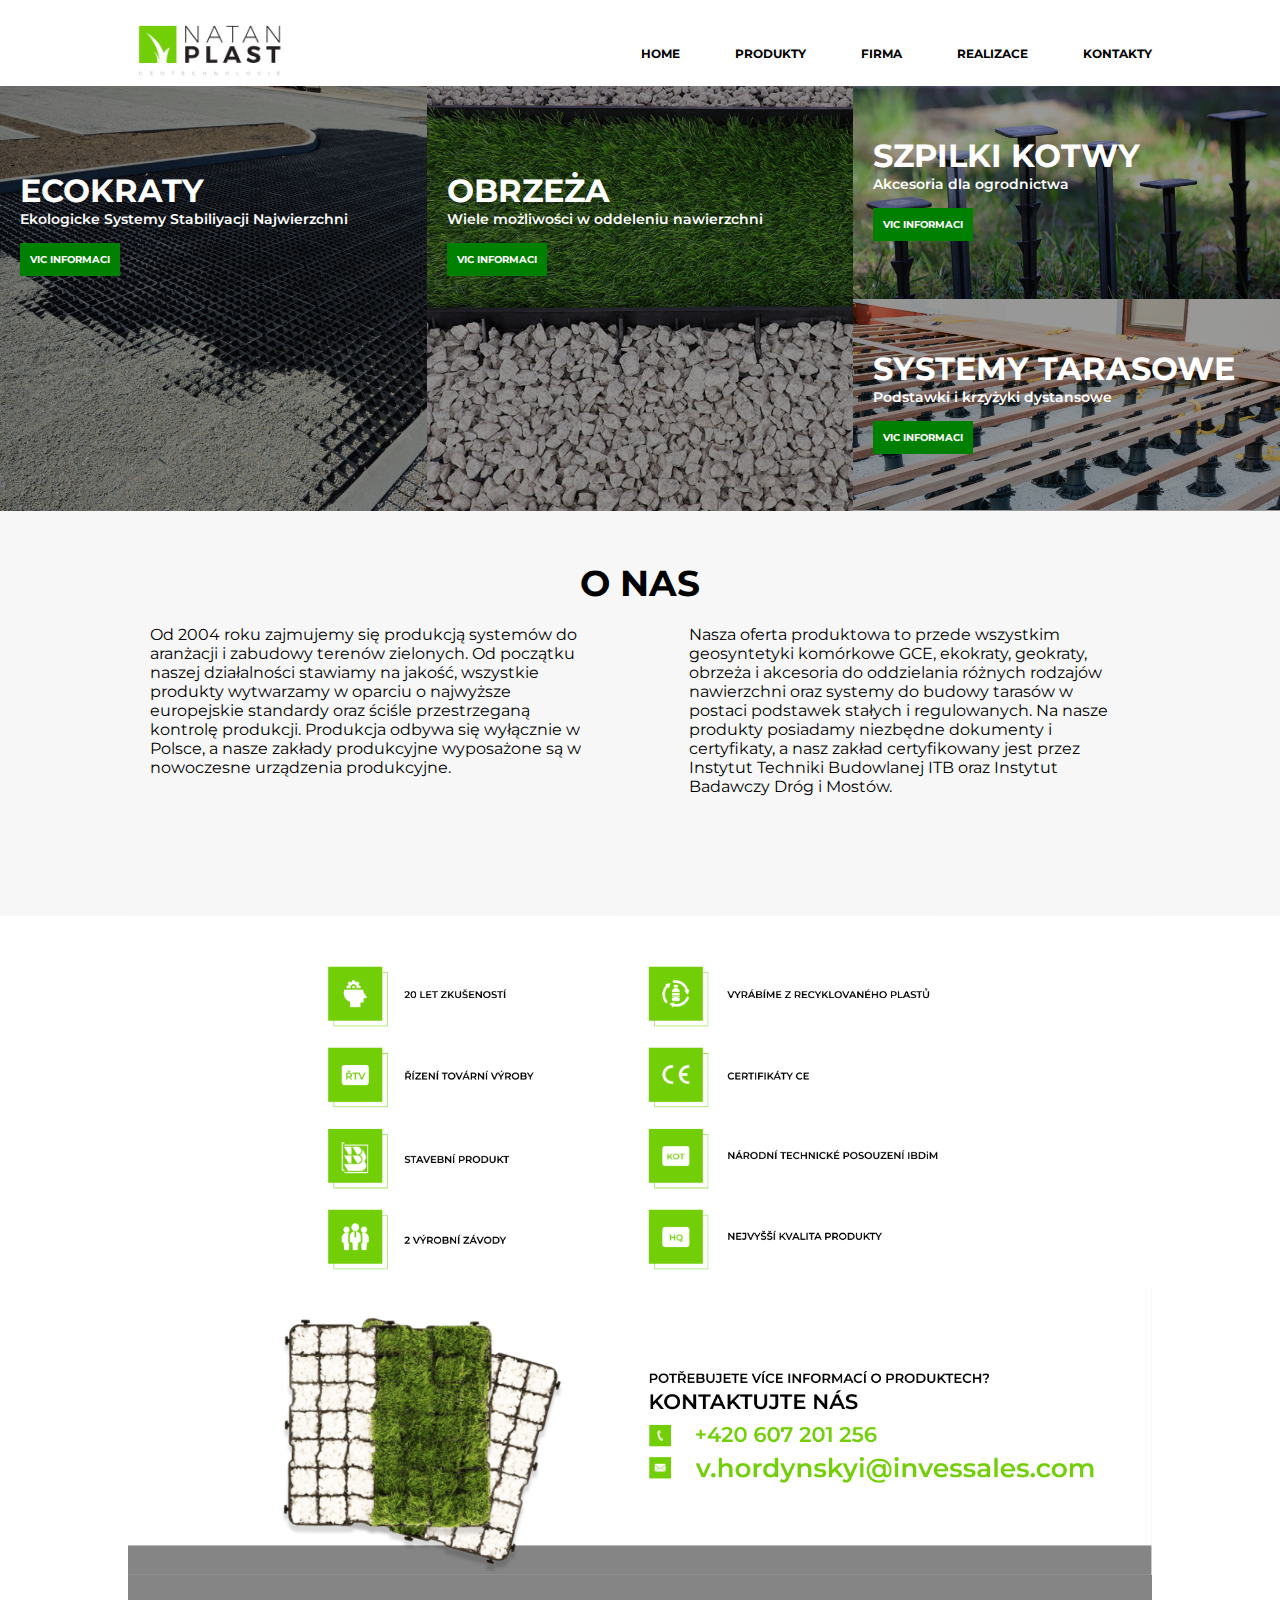
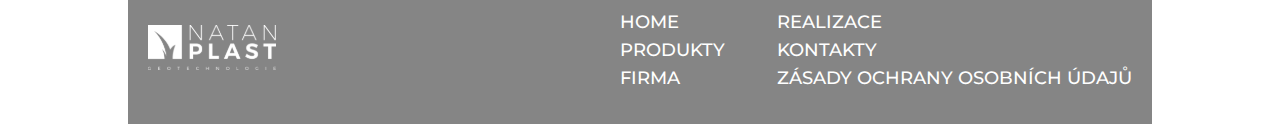
<file: index.html>
<!DOCTYPE html>
<html lang="cz">
<head>
    <meta charset="UTF-8">
    <meta name="viewport" content="width=device-width, initial-scale=1.0">
    <link rel="preconnect" href="https://fonts.googleapis.com">
    <link rel="preconnect" href="https://fonts.gstatic.com" crossorigin>
    <link href="https://fonts.googleapis.com/css2?family=Montserrat:wght@300;400;500;600;700;800&display=swap" rel="stylesheet">
    <link rel="stylesheet" href="./styles.css/styles.css">
    <title>Natan</title>
</head>
<body>
    <header class="header">
        <div class="header__block">
            <div class="header__logo">
                <a href="#"><img src="./images/logo.png" alt=""></a>
            </div>
            <div class="header__nav">
                <ul class="nav__item">
                    <li class="nav__list"><a class="nav__text" href="#">HOME</a></li>
                    <li class="nav__list"><a class="nav__text" href="./kod/katalog.html">PRODUKTY</a></li>
                    <li class="nav__list"><a class="nav__text" href="#">FIRMA</a></li>
                    <li class="nav__list"><a class="nav__text" href="#">REALIZACE</a></li>
                    <li class="nav__list"><a class="nav__text" href="#">KONTAKTY</a></li>
                </ul>
            </div>
        </div>
    </header>
    <main>
        <section class="section__main">
            <section class="section__one__left">
                <div class="section__block__left">
                    <h2 class="section__title__left">ECOKRATY</h2>
                    <p class="section__subtitle__left">Ekologicke Systemy Stabiliyacji Najwierzchni</p>
                    <a href="./katalog.html" class="section__link__left">VIC INFORMACI</a>
                </div>
            </section>
            <section class="section__one__center">
                <div class="section__block__center">
                    <h2 class="section__title__center">OBRZEŻA</h2>
                    <p class="section__subtitle__center">Wiele możliwości w oddeleniu nawierzchni</p>
                    <a href="#" class="section__link__center">VIC INFORMACI</a>
                </div>
            </section>
            <section class="section__one__right">
                <div class="section__block__right1">
                    <h2 class="section__title__right">SZPILKI KOTWY</h2>
                    <p class="section__subtitle__right">Akcesoria dla ogrodnictwa</p>
                    <a href="#" class="section__link__right">VIC INFORMACI</a>
                </div>
                <div class="section__block__right2">
                    <h2 class="section__title__right">SYSTEMY TARASOWE</h2>
                    <p class="section__subtitle__right">Podstawki i krzyżyki dystansowe</p>
                    <a href="#" class="section__link__right">VIC INFORMACI</a>
                </div>
            </section>
        </section>
        <section class="section__about">
            <div class="about__block">
                <h1 class="about__title">O NAS</h1>
                <div class="abuot__content">
                    <p class="text__left">Od 2004 roku zajmujemy się produkcją systemów do aranżacji i zabudowy terenów zielonych. Od początku naszej działalności stawiamy na jakość, wszystkie produkty wytwarzamy w oparciu o najwyższe europejskie standardy oraz ściśle przestrzeganą kontrolę produkcji. Produkcja odbywa się wyłącznie w Polsce, a nasze zakłady produkcyjne wyposażone są w nowoczesne urządzenia produkcyjne.
                    </p>
                    <p class="text__right">Nasza oferta produktowa to przede wszystkim geosyntetyki komórkowe GCE, ekokraty, geokraty, obrzeża i akcesoria do oddzielania różnych rodzajów nawierzchni oraz systemy do budowy tarasów w postaci podstawek stałych i regulowanych. Na nasze produkty posiadamy niezbędne dokumenty i certyfikaty, a nasz zakład certyfikowany jest przez Instytut Techniki Budowlanej ITB oraz Instytut Badawczy Dróg i Mostów.
                    </p>
                </div>
            </div>
        </section>
        <section class="section__info">
            <div class="section__background">
                <img class="group__16" src="./images/Group16.png" alt="">
            </div>
        </section>
    </main>
    <footer class="footer__section">
        <section class="section__contact">
            <div class="section__contact__background">
                <img class="group__19" src="./images/Group19.png" alt="">
            </div>
        </section>
        <div class="footer__block">
            <a href="index.html"><img class="footer__image" src="./images/footer.svg" alt=""></a>
            <div class="footer__nav">
                <div class="footer__item">
                    <ul class="footer__content">
                        <li class="footer__list"><a class="footer__text" href="index.html">HOME</a></li>
                        <li class="footer__list"><a class="footer__text" href="katalog.html">PRODUKTY</a></li>
                        <li class="footer__list"><a class="footer__text" href="#">FIRMA</a></li>
                    </ul>
                    <ul class="footer__content">
                        <li class="footer__list"><a class="footer__text" href="#">REALIZACE</a></li>
                        <li class="footer__list"><a class="footer__text" href="#">KONTAKTY</a></li>
                        <li class="footer__list"><a class="footer__text" href="#">ZÁSADY OCHRANY OSOBNÍCH ÚDAJŮ</a></li>
                    </ul>
                </div>
            </div>
        </div>
    </footer>
</body>
</html>
</file>
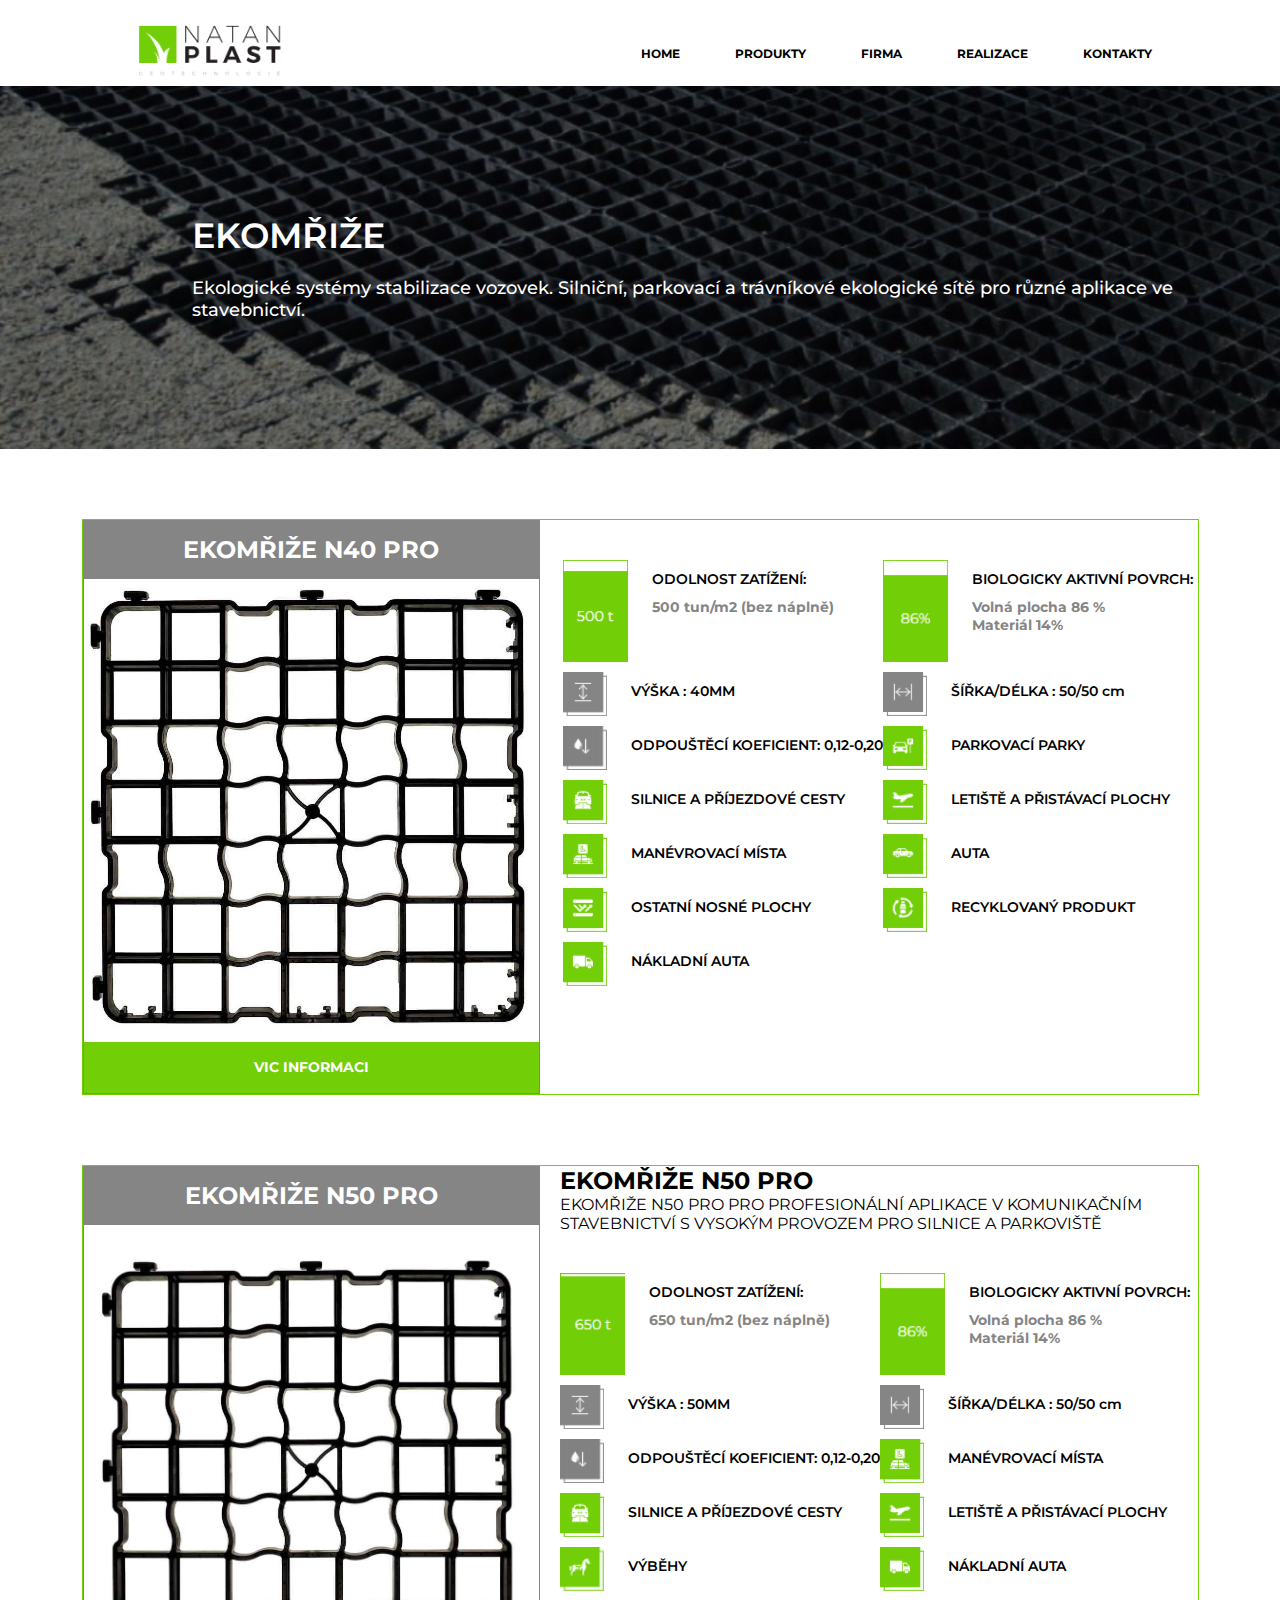
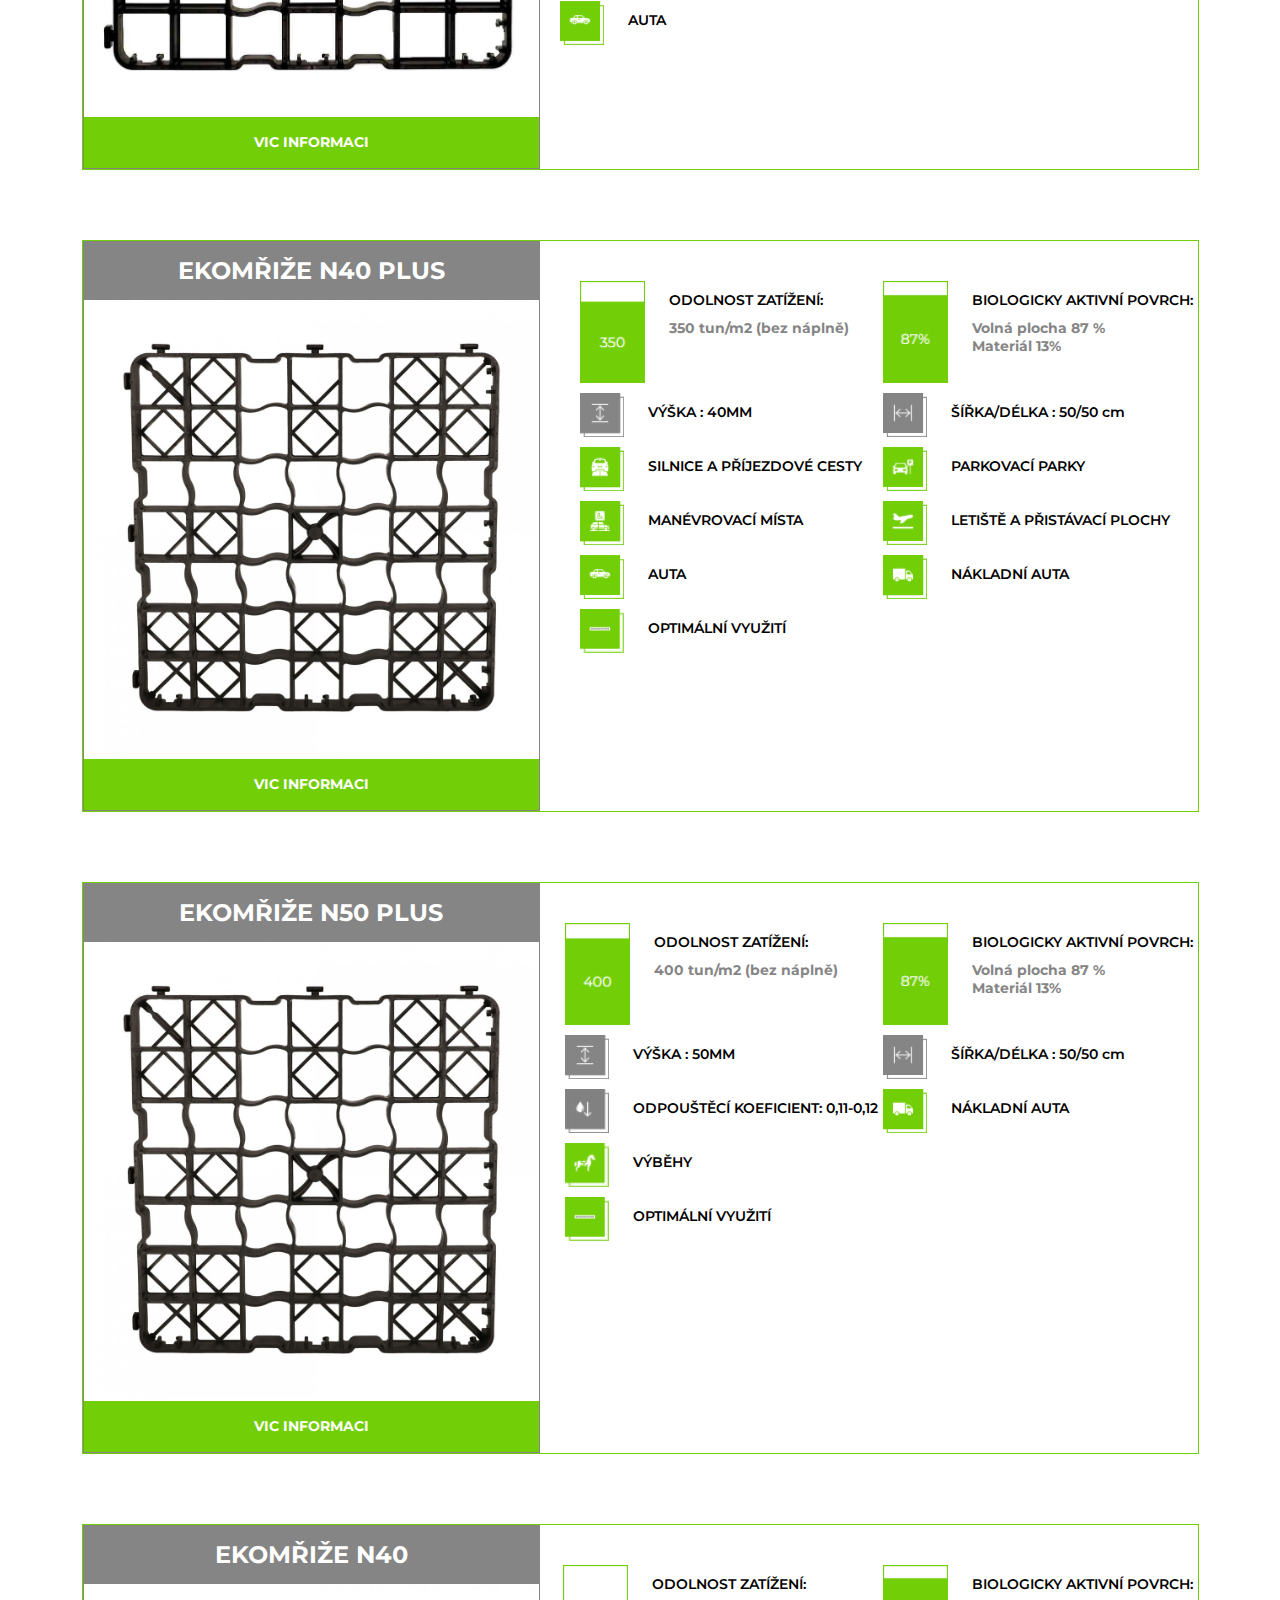
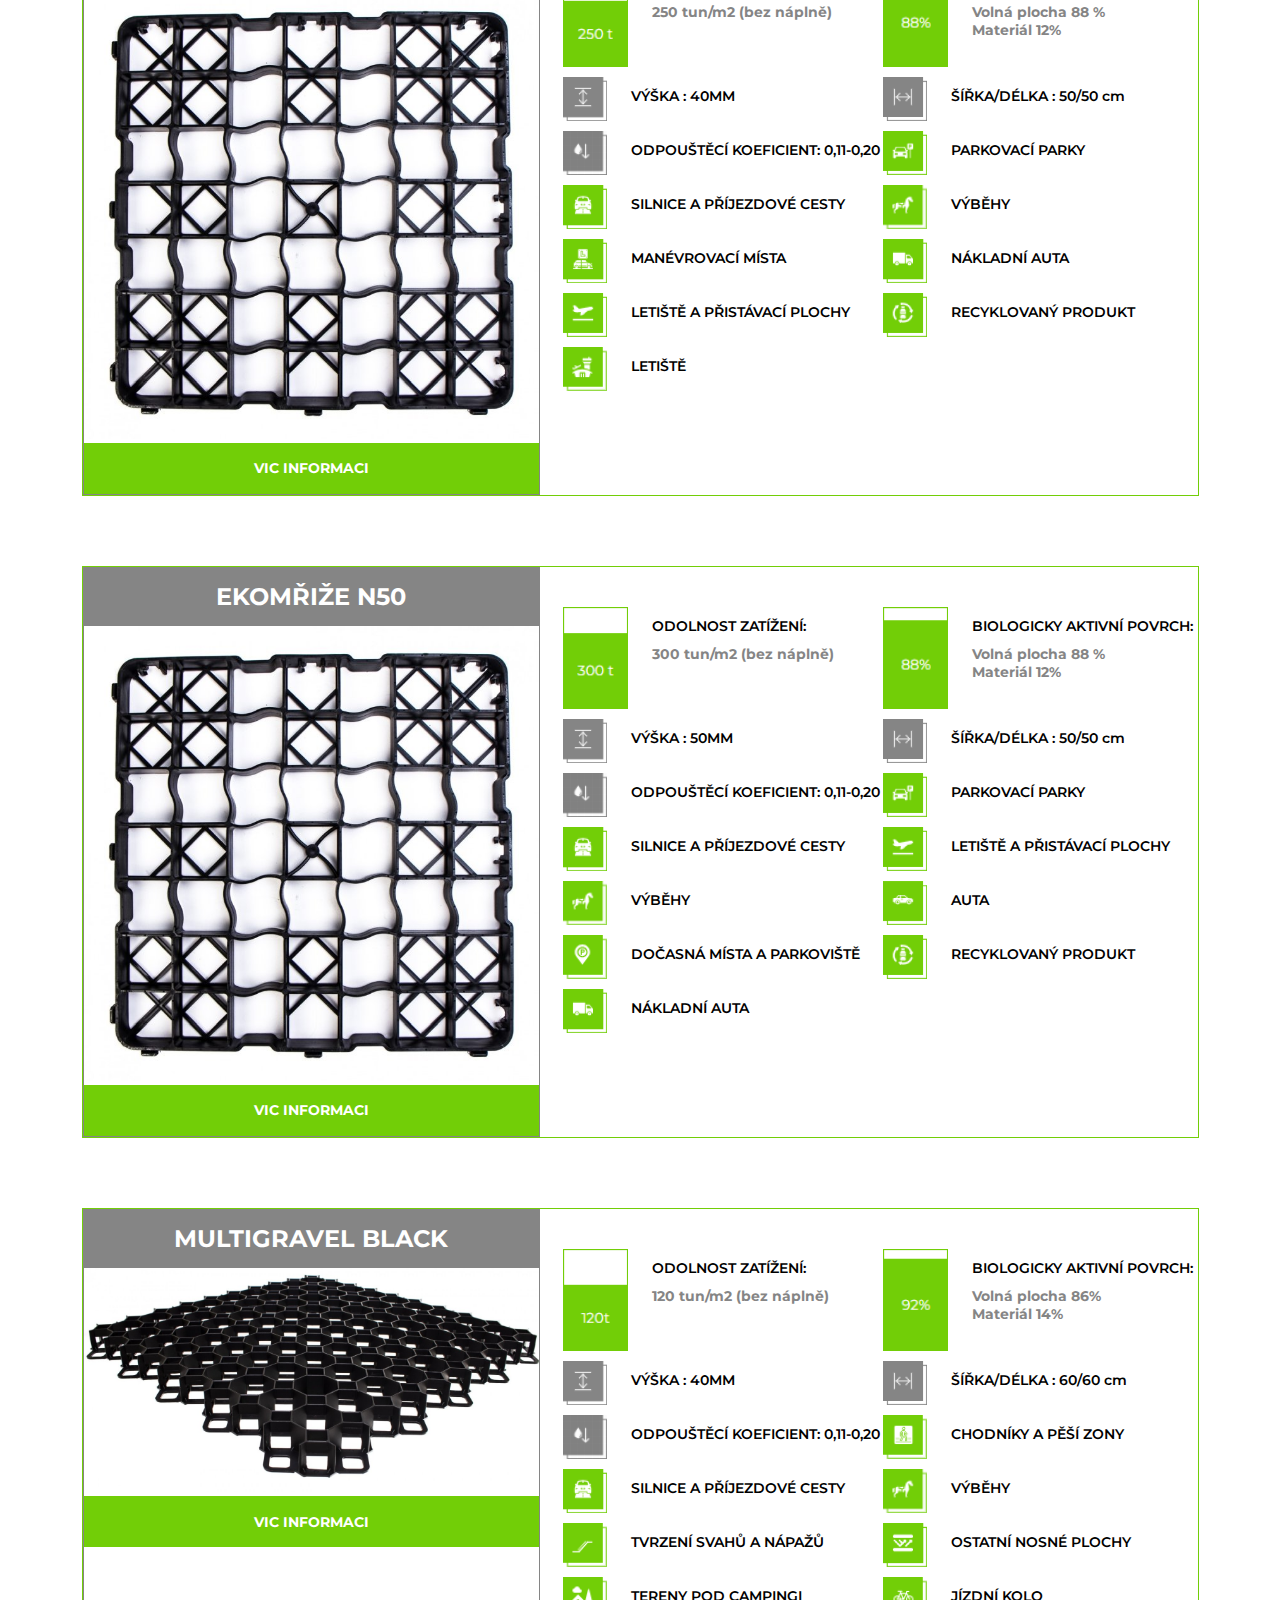
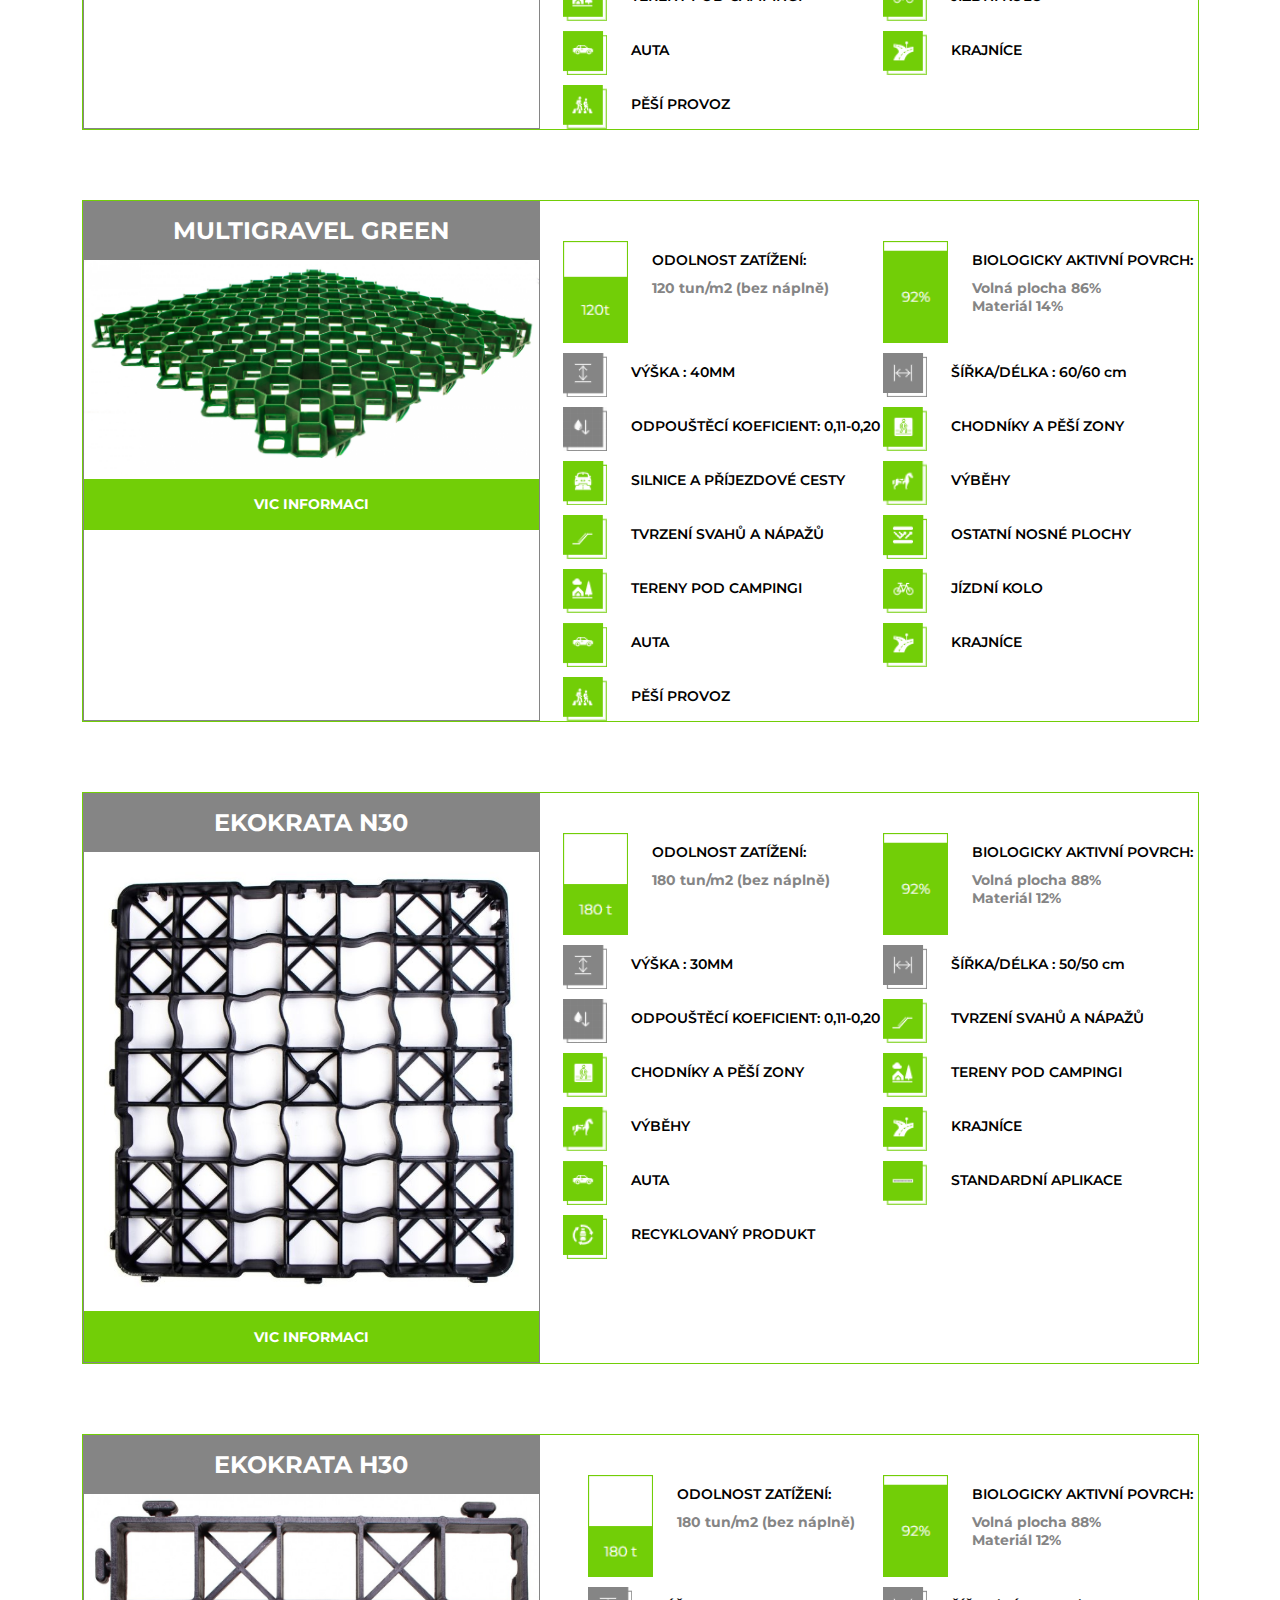
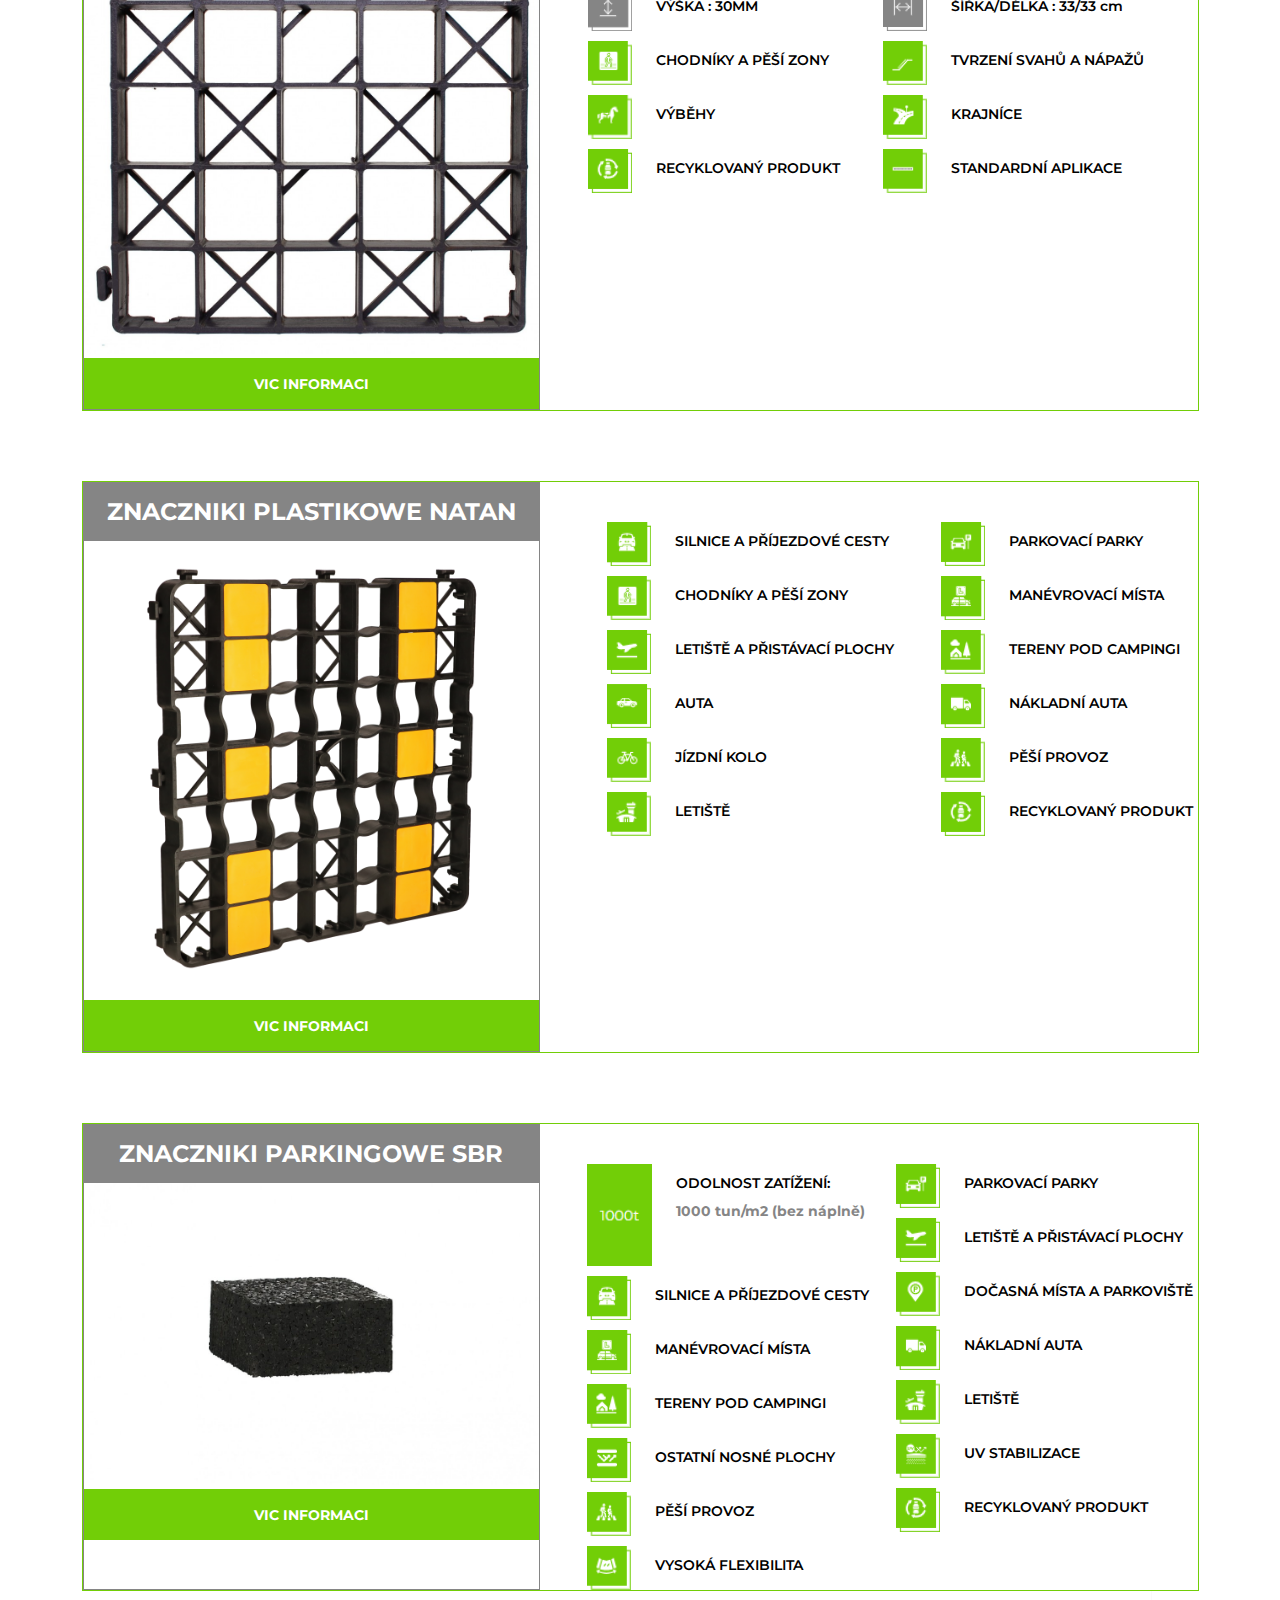
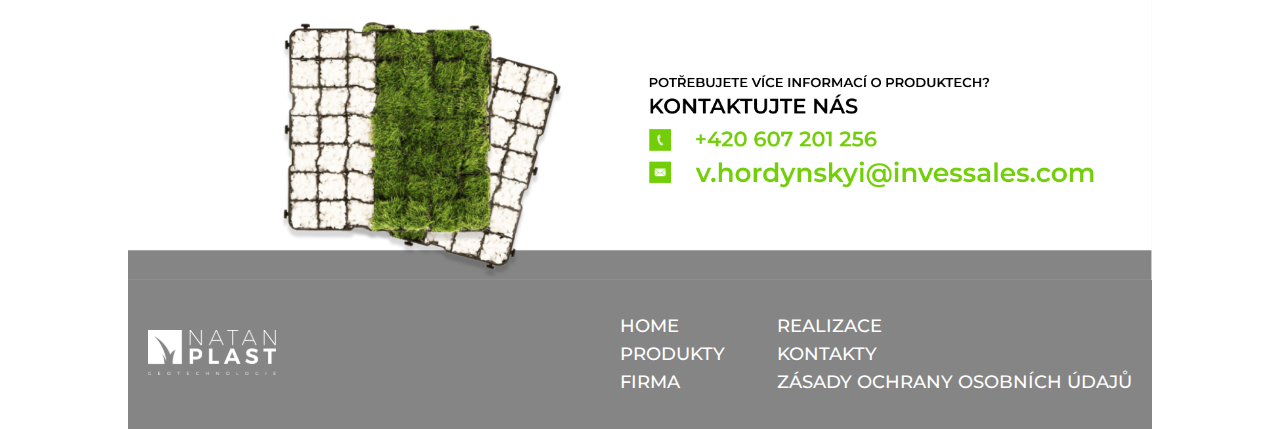
<file: katalog.html>
<!DOCTYPE html>
<html lang="cz">
<head>
    <meta charset="UTF-8">
    <meta name="viewport" content="width=device-width, initial-scale=1.0">
    <link rel="preconnect" href="https://fonts.googleapis.com">
    <link rel="preconnect" href="https://fonts.gstatic.com" crossorigin>
    <link href="https://fonts.googleapis.com/css2?family=Montserrat:wght@300;400;500;600;700;800&display=swap" rel="stylesheet">
    <link rel="stylesheet" href="./styles.css/styles.css">
    <link rel="stylesheet" href="./styles.css/katalog.css">
    <title>Natan</title>
</head>
<body>
    <header class="header">
        <div class="header__block">
            <div class="header__logo">
                <a href="#"><img src="./images/logo.png" alt=""></a>
            </div>
            <div class="header__nav">
                <ul class="nav__item">
                    <li class="nav__list"><a class="nav__text" href="index.html">HOME</a></li>
                    <li class="nav__list"><a class="nav__text" href="#">PRODUKTY</a></li>
                    <li class="nav__list"><a class="nav__text" href="#">FIRMA</a></li>
                    <li class="nav__list"><a class="nav__text" href="#">REALIZACE</a></li>
                    <li class="nav__list"><a class="nav__text" href="#">KONTAKTY</a></li>
                </ul>
            </div>
        </div>
    </header>
    <main class="main__contaner">
        <div class="subheader__block">
            <h1 class="subheader__title">EKOMŘIŽE</h1>
            <p class="subheader__text">Ekologické systémy stabilizace vozovek. Silniční, parkovací a trávníkové ekologické sítě pro různé aplikace ve stavebnictví.</p>
        </div>
        <section class="product__n40__pro" id="product__n40__pro">
            <div class="product__block">
                <div class="droduct__block__left">
                    <h2 class="product__title">EKOMŘIŽE N40 PRO</h2>
                    <img class="product__image" src="./images/N40 PRO/N401.jpg" alt="">
                    <a class="produkt_text" href="product.html?type=product__n40__pro" onclick="loadProductInfo('product__n40__pro')">VIC INFORMACI</a>
                    <div class="product__images">
                        <img class="images__n40__pro" src="./images/N40 PRO/N401.jpg" alt="">
                        <img class="images__n40__pro" src="./images/N40 PRO/N402.jpg" alt="">
                        <img class="images__n40__pro" src="./images/N40 PRO/N403.jpg" alt="">
                        <img class="images__n40__pro" src="./images/N40 PRO/N404.jpg" alt="">
                        <img class="images__n40__pro" src="./images/N40 PRO/N405.jpg" alt="">
                        <img class="images__n40__pro" src="./images/N40 PRO/N406.jpg" alt="">
                        <img class="images__n40__pro" src="./images/N40 PRO/N407.jpg" alt="">
                        <img class="images__n40__pro" src="./images/N40 PRO/N408.jpg" alt="">
                        <img class="images__n40__pro" src="./images/N40 PRO/N409.jpg" alt="">
                        <img class="images__n40__pro" src="./images/N40 PRO/N410.jpg" alt="">
                    </div>
                </div>
                <section class="section__product">
                    <div class="section__product__item">
                        <h2 class="section__product__title">EKOMŘIŽE N40 PRO</h2>
                        <p class="section__product__subtitle">EKOKRATA N40 PRO: PRO PROFESIONÁLNÍ APLIKACE V KOMUNIKAČNÍM STAVEBNICTVÍ S VYSOKÝM PROVOZEM PRO SILNICE A PARKOVIŠTĚ</p>
                    </div>
                    <div class="block__product">
                    <div class="product__right">
                        <div class="right__column__one">
                            <div class="column__one__content">
                                <img class="icon__product__one1" src="./images/icons/icon1.png" alt="">
                                <div class="column__one__item">
                                    <h3 class="one__content__title">ODOLNOST ZATÍŽENÍ:</h3>
                                    <p class="one__content__subtitle">500 tun/m2 (bez náplně)</p>
                                </div>
                            </div>
                            <div class="column__one__content">
                                <img class="icon__product__one2" src="./images/icons/icon3.png" alt="">
                                <div class="column__one__item">
                                    <h3 class="one__content__title">VÝŠKA : 40MM</h3>
                                </div>
                            </div>
                            <div class="column__one__content">
                                <img class="icon__product__one2" src="./images/icons/icon4.png" alt="">
                                <div class="column__one__item">
                                    <h3 class="one__content__title">ODPOUŠTĚCÍ KOEFICIENT: 0,12-0,20</h3>
                                </div>
                            </div>
                            <div class="column__one__content">
                                <img class="icon__product__one2" src="./images/icons/icon5.png" alt="">
                                <div class="column__one__item">
                                    <h3 class="one__content__title">SILNICE A PŘÍJEZDOVÉ CESTY</h3>
                                </div>
                            </div>
                            <div class="column__one__content">
                                <img class="icon__product__one2" src="./images/icons/icon6.png" alt="">
                                <div class="column__one__item">
                                    <h3 class="one__content__title">MANÉVROVACÍ MÍSTA</h3>
                                </div>
                            </div>
                            <div class="column__one__content">
                                <img class="icon__product__one2" src="./images/icons/icon7.png" alt="">
                                <div class="column__one__item">
                                    <h3 class="one__content__title">OSTATNÍ NOSNÉ PLOCHY</h3>
                                </div>
                            </div>
                            <div class="column__one__content">
                                <img class="icon__product__one2" src="./images/icons/icon8.png" alt="">
                                <div class="column__one__item">
                                    <h3 class="one__content__title">NÁKLADNÍ AUTA</h3>
                                </div>
                            </div>
                        </div>
                    </div>
                    <div class="product__right">
                        <div class="right__column__two">
                            <div class="column__one__content">
                                <img class="icon__product__one1" src="./images/icons/icon2.png" alt="">
                                <div class="column__one__item">
                                    <h3 class="one__content__title">BIOLOGICKY AKTIVNÍ POVRCH:</h3>
                                    <p class="one__content__subtitle">Volná plocha 86 % <br>
                                        Materiál 14%</p>
                                </div>
                            </div>
                            <div class="column__one__content">
                                <img class="icon__product__one2" src="./images/icons/icon9.png" alt="">
                                <div class="column__one__item">
                                    <h3 class="one__content__title">ŠÍŘKA/DÉLKA : 50/50 cm</h3>
                                </div>
                            </div>
                            <div class="column__one__content">
                                <img class="icon__product__one2" src="./images/icons/icon10.png" alt="">
                                <div class="column__one__item">
                                    <h3 class="one__content__title">PARKOVACÍ PARKY</h3>
                                </div>
                            </div>
                            <div class="column__one__content">
                                <img class="icon__product__one2" src="./images/icons/icon11.png" alt="">
                                <div class="column__one__item">
                                    <h3 class="one__content__title">LETIŠTĚ A PŘISTÁVACÍ PLOCHY</h3>
                                </div>
                            </div>
                            <div class="column__one__content">
                                <img class="icon__product__one2" src="./images/icons/icon12.png" alt="">
                                <div class="column__one__item">
                                    <h3 class="one__content__title">AUTA</h3>
                                </div>
                            </div>
                            <div class="column__one__content">
                                <img class="icon__product__one2" src="./images/icons/icon13.png" alt="">
                                <div class="column__one__item">
                                    <h3 class="one__content__title">RECYKLOVANÝ PRODUKT</h3>
                                </div>
                            </div>
                        </div>
                    </div>
                    </div>
                </section>
            </div>
            <div class="produkt__info">
                <h1 class="produkt__info__title">TECHNICKÁ DATA</h1>
                <div class="produkt__info__contener">
                    <div class="produkt__info__block">
                        <ul class="info__list">
                            <li class="info__item" >Jméno výrobku:</li>
                            <li class="info__item" >Šířka:</li>
                            <li class="info__item" >Délka:</li>
                            <li class="info__item" >Výška:</li>
                            <li class="info__item" >Hmotnost 1 kusu:</li>
                            <li class="info__item" >Hmotnost 1 m2:</li>
                        </ul>
                        <ul class="info__list">
                            <li class="info__item__res" >Ecomřiž N40 PRO</li>
                            <li class="info__item__res" >50 cm</li>
                            <li class="info__item__res" >50 cm</li>
                            <li class="info__item__res" >40 mm</li>
                            <li class="info__item__res" >2,00 kg</li>
                            <li class="info__item__res" >8 kg</li>
                        </ul>
                    </div>
                    <div class="produkt__info__block">
                        <ul class="info__list">
                            <li class="info__item" >Počet kusů na m2</li>
                            <li class="info__item" >Barva:</li>
                            <li class="info__item" >Materiál:</li>
                            <li class="info__item" >Odolnost:</li>
                            <li class="info__item" >Národní technické posouzení:</li>
                            <li class="info__item" >Obsah recyklované suroviny:</li>
                        </ul>
                        <ul class="info__list">
                            <li class="info__item__res" >4 ks.</li>
                            <li class="info__item__res" >Černá</li>
                            <li class="info__item__res" >PP, PE</li>
                            <li class="info__item__res" >500 t/m2</li>
                            <li class="info__item__res" >IBDiM-KOT-2022/0818</li>
                            <li class="info__item__res" >100%</li>
                        </ul>
                    </div>
                </div> 
            </div>
            <div class="produkt__info2">
                <h1 class="produkt__info__title2">BALENÍ</h1>
                <div class="produkt__info__contener">
                    <div class="produkt__info__block">
                        <ul class="info__list">
                            <li class="info__item" >Počet kusů na paletě</li>
                            <li class="info__item" >Počet m2 na paletě</li>
                            <li class="info__item" >Velikost palety</li>
                            <li class="info__item" >Výška palety</li>
                            <li class="info__item" >Hrubá hmotnost palety</li>
                        </ul>
                        <ul class="info__list">
                            <li class="info__item__res" >240 ks</li>
                            <li class="info__item__res" >60 m2</li>
                            <li class="info__item__res" >120/120</li>
                            <li class="info__item__res" >2,1 m</li>
                            <li class="info__item__res" >500 kg</li>
                        </ul>
                    </div>
                </div> 
            </div>
        </section>
        <section class="product__n50__pro">
            <div class="product__block">
                <div class="droduct__block__left">
                    <h2 class="product__title">EKOMŘIŽE N50 PRO</h2>
                    <img class="product__image" src="./images/N50 PRO/N501P.jpg" alt="">
                    <a class="produkt_text" href="product.html?type=product__n50__pro" onclick="loadProductInfo('product__n50__pro')">VIC INFORMACI</a>
                    <div class="product__images">
                        <img class="images__n40__pro" src="./images/N50 PRO/N501P.jpg" alt="">
                        <img class="images__n40__pro" src="./images/N50 PRO/N502P.jpg" alt="">
                        <img class="images__n40__pro" src="./images/N50 PRO/N503P.jpg" alt="">
                        <img class="images__n40__pro" src="./images/N50 PRO/N504P.jpg" alt="">
                        <img class="images__n40__pro" src="./images/N50 PRO/N505P.jpg" alt="">
                        <img class="images__n40__pro" src="./images/N50 PRO/N506P.jpg" alt="">
                        <img class="images__n40__pro" src="./images/N50 PRO/N507P.jpg" alt="">
                    </div>
                </div>
                <section class="section__product">
                    <div class="section__product__title">
                        <h2>EKOMŘIŽE N50 PRO</h2>
                        <p>EKOMŘIŽE N50 PRO PRO PROFESIONÁLNÍ APLIKACE V KOMUNIKAČNÍM STAVEBNICTVÍ S VYSOKÝM PROVOZEM PRO SILNICE A PARKOVIŠTĚ</p>
                    </div>
                    <div class="block__product">
                        <div class="product__right">
                            <div class="right__column__one">
                                <div class="column__one__content">
                                    <img class="icon__product__one1" src="./images/icons/icon15.png" alt="">
                                    <div class="column__one__item">
                                        <h3 class="one__content__title">ODOLNOST ZATÍŽENÍ:</h3>
                                        <p class="one__content__subtitle">650 tun/m2 (bez náplně)</p>
                                    </div>
                                </div>
                                <div class="column__one__content">
                                    <img class="icon__product__one2" src="./images/icons/icon3.png" alt="">
                                    <div class="column__one__item">
                                        <h3 class="one__content__title">VÝŠKA : 50MM</h3>
                                    </div>
                                </div>
                                <div class="column__one__content">
                                    <img class="icon__product__one2" src="./images/icons/icon4.png" alt="">
                                    <div class="column__one__item">
                                        <h3 class="one__content__title">ODPOUŠTĚCÍ KOEFICIENT: 0,12-0,20</h3>
                                    </div>
                                </div>
                                <div class="column__one__content">
                                    <img class="icon__product__one2" src="./images/icons/icon5.png" alt="">
                                    <div class="column__one__item">
                                        <h3 class="one__content__title">SILNICE A PŘÍJEZDOVÉ CESTY</h3>
                                    </div>
                                </div>
                                <div class="column__one__content">
                                    <img class="icon__product__one2" src="./images/icons/icon14.png" alt="">
                                    <div class="column__one__item">
                                        <h3 class="one__content__title">VÝBĚHY</h3>
                                    </div>
                                </div>
                                <div class="column__one__content">
                                    <img class="icon__product__one2" src="./images/icons/icon12.png" alt="">
                                    <div class="column__one__item">
                                        <h3 class="one__content__title">AUTA</h3>
                                    </div>
                                </div>
                            </div>
                        </div>
                        <div class="product__right">
                            <div class="right__column__two">
                                <div class="column__one__content">
                                    <img class="icon__product__one1" src="./images/icons/icon2.png" alt="">
                                    <div class="column__one__item">
                                        <h3 class="one__content__title">BIOLOGICKY AKTIVNÍ POVRCH:</h3>
                                        <p class="one__content__subtitle">Volná plocha 86 % <br>
                                            Materiál 14%</p>
                                    </div>
                                </div>
                                <div class="column__one__content">
                                    <img class="icon__product__one2" src="./images/icons/icon9.png" alt="">
                                    <div class="column__one__item">
                                        <h3 class="one__content__title">ŠÍŘKA/DÉLKA : 50/50 cm</h3>
                                    </div>
                                </div>
                                <div class="column__one__content">
                                    <img class="icon__product__one2" src="./images/icons/icon6.png" alt="">
                                    <div class="column__one__item">
                                        <h3 class="one__content__title">MANÉVROVACÍ MÍSTA</h3>
                                    </div>
                                </div>
                                <div class="column__one__content">
                                    <img class="icon__product__one2" src="./images/icons/icon11.png" alt="">
                                    <div class="column__one__item">
                                        <h3 class="one__content__title">LETIŠTĚ A PŘISTÁVACÍ PLOCHY</h3>
                                    </div>
                                </div>
                                <div class="column__one__content">
                                    <img class="icon__product__one2" src="./images/icons/icon8.png" alt="">
                                    <div class="column__one__item">
                                        <h3 class="one__content__title">NÁKLADNÍ AUTA</h3>
                                    </div>
                                </div>
                            </div>
                        </div>
                    </div>
                </section>
            </div>
            <div class="produkt__info">
                <h1 class="produkt__info__title">TECHNICKÁ DATA</h1>
                <div class="produkt__info__contener">
                    <div class="produkt__info__block">
                        <ul class="info__list">
                            <li class="info__item" >Jméno výrobku:</li>
                            <li class="info__item" >Šířka:</li>
                            <li class="info__item" >Délka:</li>
                            <li class="info__item" >Výška:</li>
                            <li class="info__item" >Hmotnost 1 kusu:</li>
                            <li class="info__item" >Hmotnost 1 m2:</li>
                        </ul>
                        <ul class="info__list">
                            <li class="info__item__res" >Ecomřiž N50 PRO</li>
                            <li class="info__item__res" >50 cm</li>
                            <li class="info__item__res" >50 cm</li>
                            <li class="info__item__res" >50 mm</li>
                            <li class="info__item__res" >2,40 kg</li>
                            <li class="info__item__res" >9,6 kg</li>
                        </ul>
                    </div>
                    <div class="produkt__info__block">
                        <ul class="info__list">
                            <li class="info__item" >Počet kusů na m2</li>
                            <li class="info__item" >Barva:</li>
                            <li class="info__item" >Materiál:</li>
                            <li class="info__item" >Odolnost:</li>
                            <li class="info__item" >Národní technické posouzení:</li>
                            <li class="info__item" >Obsah recyklované suroviny:</li>
                        </ul>
                        <ul class="info__list">
                            <li class="info__item__res" >4 ks.</li>
                            <li class="info__item__res" >Černá</li>
                            <li class="info__item__res" >PP, PE</li>
                            <li class="info__item__res" >650 t/m2</li>
                            <li class="info__item__res" >IBDiM-KOT-2022/0818</li>
                            <li class="info__item__res" >100%</li>
                        </ul>
                    </div>
                </div> 
            </div>
            <div class="produkt__info2">
                <h1 class="produkt__info__title2">BALENÍ</h1>
                <div class="produkt__info__contener">
                    <div class="produkt__info__block">
                        <ul class="info__list">
                            <li class="info__item" >Počet kusů na paletě</li>
                            <li class="info__item" >Počet m2 na paletě</li>
                            <li class="info__item" >Velikost palety</li>
                            <li class="info__item" >Výška palety</li>
                            <li class="info__item" >Hrubá hmotnost palety</li>
                        </ul>
                        <ul class="info__list">
                            <li class="info__item__res" >180 ks</li>
                            <li class="info__item__res" >47 m2</li>
                            <li class="info__item__res" >120/120</li>
                            <li class="info__item__res" >2,1 m</li>
                            <li class="info__item__res" >500 kg</li>
                        </ul>
                    </div>
                </div> 
            </div>
        </section>
        <section class="product__n40__pro">
            <div class="product__block">
                <div class="droduct__block__left">
                    <h2 class="product__title">EKOMŘIŽE N40 PLUS</h2>
                    <img class="product__image" src="./images/N40 PLUS/N401P.jpg" alt="">
                    <a class="produkt_text" href="#">VIC INFORMACI</a>
                </div>
                <div class="product__right">
                    <div class="right__column__one">
                        <div class="column__one__content">
                            <img class="icon__product__one1" src="./images/icons/icon16.png" alt="">
                            <div class="column__one__item">
                                <h3 class="one__content__title">ODOLNOST ZATÍŽENÍ:</h3>
                                <p class="one__content__subtitle">350 tun/m2 (bez náplně)</p>
                            </div>
                        </div>
                        <div class="column__one__content">
                            <img class="icon__product__one2" src="./images/icons/icon3.png" alt="">
                            <div class="column__one__item">
                                <h3 class="one__content__title">VÝŠKA : 40MM</h3>
                            </div>
                        </div>
                        <div class="column__one__content">
                            <img class="icon__product__one2" src="./images/icons/icon5.png" alt="">
                            <div class="column__one__item">
                                <h3 class="one__content__title">SILNICE A PŘÍJEZDOVÉ CESTY</h3>
                            </div>
                        </div>
                        <div class="column__one__content">
                            <img class="icon__product__one2" src="./images/icons/icon6.png" alt="">
                            <div class="column__one__item">
                                <h3 class="one__content__title">MANÉVROVACÍ MÍSTA</h3>
                            </div>
                        </div>
                        <div class="column__one__content">
                            <img class="icon__product__one2" src="./images/icons/icon12.png" alt="">
                            <div class="column__one__item">
                                <h3 class="one__content__title">AUTA</h3>
                            </div>
                        </div>
                        <div class="column__one__content">
                            <img class="icon__product__one2" src="./images/icons/icon18.png" alt="">
                            <div class="column__one__item">
                                <h3 class="one__content__title">OPTIMÁLNÍ VYUŽITÍ</h3>
                            </div>
                        </div>
                    </div>
                </div>
                <div class="product__right">
                    <div class="right__column__two">
                        <div class="column__one__content">
                            <img class="icon__product__one1" src="./images/icons/icon17.png" alt="">
                            <div class="column__one__item">
                                <h3 class="one__content__title">BIOLOGICKY AKTIVNÍ POVRCH:</h3>
                                <p class="one__content__subtitle">Volná plocha 87 % <br>
                                    Materiál 13%</p>
                            </div>
                        </div>
                        <div class="column__one__content">
                            <img class="icon__product__one2" src="./images/icons/icon9.png" alt="">
                            <div class="column__one__item">
                                <h3 class="one__content__title">ŠÍŘKA/DÉLKA : 50/50 cm</h3>
                            </div>
                        </div>
                        <div class="column__one__content">
                            <img class="icon__product__one2" src="./images/icons/icon10.png" alt="">
                            <div class="column__one__item">
                                <h3 class="one__content__title">PARKOVACÍ PARKY</h3>
                            </div>
                        </div>
                        <div class="column__one__content">
                            <img class="icon__product__one2" src="./images/icons/icon11.png" alt="">
                            <div class="column__one__item">
                                <h3 class="one__content__title">LETIŠTĚ A PŘISTÁVACÍ PLOCHY</h3>
                            </div>
                        </div>
                        <div class="column__one__content">
                            <img class="icon__product__one2" src="./images/icons/icon8.png" alt="">
                            <div class="column__one__item">
                                <h3 class="one__content__title">NÁKLADNÍ AUTA</h3>
                            </div>
                        </div>
                    </div>
                </div>
            </div>
        </section>
        <section class="product__n40__pro">
            <div class="product__block">
                <div class="droduct__block__left">
                    <h2 class="product__title">EKOMŘIŽE N50 PLUS</h2>
                    <img class="product__image" src="./images/N40 PLUS/N401P.jpg" alt="">
                    <a class="produkt_text" href="#">VIC INFORMACI</a>
                </div>
                <div class="product__right">
                    <div class="right__column__one">
                        <div class="column__one__content">
                            <img class="icon__product__one1" src="./images/icons/icon19.png" alt="">
                            <div class="column__one__item">
                                <h3 class="one__content__title">ODOLNOST ZATÍŽENÍ:</h3>
                                <p class="one__content__subtitle">400 tun/m2 (bez náplně)</p>
                            </div>
                        </div>
                        <div class="column__one__content">
                            <img class="icon__product__one2" src="./images/icons/icon3.png" alt="">
                            <div class="column__one__item">
                                <h3 class="one__content__title">VÝŠKA : 50MM</h3>
                            </div>
                        </div>
                        <div class="column__one__content">
                            <img class="icon__product__one2" src="./images/icons/icon4.png" alt="">
                            <div class="column__one__item">
                                <h3 class="one__content__title">ODPOUŠTĚCÍ KOEFICIENT: 0,11-0,12</h3>
                            </div>
                        </div>
                        <div class="column__one__content">
                            <img class="icon__product__one2" src="./images/icons/icon14.png" alt="">
                            <div class="column__one__item">
                                <h3 class="one__content__title">VÝBĚHY</h3>
                            </div>
                        </div>
                        <div class="column__one__content">
                            <img class="icon__product__one2" src="./images/icons/icon18.png" alt="">
                            <div class="column__one__item">
                                <h3 class="one__content__title">OPTIMÁLNÍ VYUŽITÍ</h3>
                            </div>
                        </div>
                    </div>
                </div>
                <div class="product__right">
                    <div class="right__column__two">
                        <div class="column__one__content">
                            <img class="icon__product__one1" src="./images/icons/icon17.png" alt="">
                            <div class="column__one__item">
                                <h3 class="one__content__title">BIOLOGICKY AKTIVNÍ POVRCH:</h3>
                                <p class="one__content__subtitle">Volná plocha 87 % <br>
                                    Materiál 13%</p>
                            </div>
                        </div>
                        <div class="column__one__content">
                            <img class="icon__product__one2" src="./images/icons/icon9.png" alt="">
                            <div class="column__one__item">
                                <h3 class="one__content__title">ŠÍŘKA/DÉLKA : 50/50 cm</h3>
                            </div>
                        </div>
                        <div class="column__one__content">
                            <img class="icon__product__one2" src="./images/icons/icon8.png" alt="">
                            <div class="column__one__item">
                                <h3 class="one__content__title">NÁKLADNÍ AUTA</h3>
                            </div>
                        </div>
                    </div>
                </div>
            </div>
        </section>
        <section class="product__n40__pro">
            <div class="product__block">
                <div class="droduct__block__left">
                    <h2 class="product__title">EKOMŘIŽE N40</h2>
                    <img class="product__image" src="./images/N40/N401.jpg" alt="">
                    <a class="produkt_text" href="#">VIC INFORMACI</a>
                </div>
                <div class="product__right">
                    <div class="right__column__one">
                        <div class="column__one__content">
                            <img class="icon__product__one1" src="./images/icons/icon20.png" alt="">
                            <div class="column__one__item">
                                <h3 class="one__content__title">ODOLNOST ZATÍŽENÍ:</h3>
                                <p class="one__content__subtitle">250 tun/m2 (bez náplně)</p>
                            </div>
                        </div>
                        <div class="column__one__content">
                            <img class="icon__product__one2" src="./images/icons/icon3.png" alt="">
                            <div class="column__one__item">
                                <h3 class="one__content__title">VÝŠKA : 40MM</h3>
                            </div>
                        </div>
                        <div class="column__one__content">
                            <img class="icon__product__one2" src="./images/icons/icon4.png" alt="">
                            <div class="column__one__item">
                                <h3 class="one__content__title">ODPOUŠTĚCÍ KOEFICIENT: 0,11-0,20</h3>
                            </div>
                        </div>
                        <div class="column__one__content">
                            <img class="icon__product__one2" src="./images/icons/icon5.png" alt="">
                            <div class="column__one__item">
                                <h3 class="one__content__title">SILNICE A PŘÍJEZDOVÉ CESTY</h3>
                            </div>
                        </div>
                        <div class="column__one__content">
                            <img class="icon__product__one2" src="./images/icons/icon6.png" alt="">
                            <div class="column__one__item">
                                <h3 class="one__content__title">MANÉVROVACÍ MÍSTA</h3>
                            </div>
                        </div>
                        <div class="column__one__content">
                            <img class="icon__product__one2" src="./images/icons/icon11.png" alt="">
                            <div class="column__one__item">
                                <h3 class="one__content__title">LETIŠTĚ A PŘISTÁVACÍ PLOCHY</h3>
                            </div>
                        </div>
                        <div class="column__one__content">
                            <img class="icon__product__one2" src="./images/icons/icon22.png" alt="">
                            <div class="column__one__item">
                                <h3 class="one__content__title">LETIŠTĚ</h3>
                            </div>
                        </div>
                    </div>
                </div>
                <div class="product__right">
                    <div class="right__column__two">
                        <div class="column__one__content">
                            <img class="icon__product__one1" src="./images/icons/icon21.png" alt="">
                            <div class="column__one__item">
                                <h3 class="one__content__title">BIOLOGICKY AKTIVNÍ POVRCH:</h3>
                                <p class="one__content__subtitle">Volná plocha 88 % <br>
                                    Materiál 12%</p>
                            </div>
                        </div>
                        <div class="column__one__content">
                            <img class="icon__product__one2" src="./images/icons/icon9.png" alt="">
                            <div class="column__one__item">
                                <h3 class="one__content__title">ŠÍŘKA/DÉLKA : 50/50 cm</h3>
                            </div>
                        </div>
                        <div class="column__one__content">
                            <img class="icon__product__one2" src="./images/icons/icon10.png" alt="">
                            <div class="column__one__item">
                                <h3 class="one__content__title">PARKOVACÍ PARKY</h3>
                            </div>
                        </div>
                        <div class="column__one__content">
                            <img class="icon__product__one2" src="./images/icons/icon14.png" alt="">
                            <div class="column__one__item">
                                <h3 class="one__content__title">VÝBĚHY</h3>
                            </div>
                        </div>
                        <div class="column__one__content">
                            <img class="icon__product__one2" src="./images/icons/icon8.png" alt="">
                            <div class="column__one__item">
                                <h3 class="one__content__title">NÁKLADNÍ AUTA</h3>
                            </div>
                        </div>
                        <div class="column__one__content">
                            <img class="icon__product__one2" src="./images/icons/icon13.png" alt="">
                            <div class="column__one__item">
                                <h3 class="one__content__title">RECYKLOVANÝ PRODUKT</h3>
                            </div>
                        </div>
                    </div>
                </div>
            </div>
        </section>
        <section class="product__n40__pro">
            <div class="product__block">
                <div class="droduct__block__left">
                    <h2 class="product__title">EKOMŘIŽE N50</h2>
                    <img class="product__image" src="./images/N40/N401.jpg" alt="">
                    <a class="produkt_text" href="#">VIC INFORMACI</a>
                </div>
                <div class="product__right">
                    <div class="right__column__one">
                        <div class="column__one__content">
                            <img class="icon__product__one1" src="./images/icons/icon23.png" alt="">
                            <div class="column__one__item">
                                <h3 class="one__content__title">ODOLNOST ZATÍŽENÍ:</h3>
                                <p class="one__content__subtitle">300 tun/m2 (bez náplně)</p>
                            </div>
                        </div>
                        <div class="column__one__content">
                            <img class="icon__product__one2" src="./images/icons/icon3.png" alt="">
                            <div class="column__one__item">
                                <h3 class="one__content__title">VÝŠKA : 50MM</h3>
                            </div>
                        </div>
                        <div class="column__one__content">
                            <img class="icon__product__one2" src="./images/icons/icon4.png" alt="">
                            <div class="column__one__item">
                                <h3 class="one__content__title">ODPOUŠTĚCÍ KOEFICIENT: 0,11-0,20</h3>
                            </div>
                        </div>
                        <div class="column__one__content">
                            <img class="icon__product__one2" src="./images/icons/icon5.png" alt="">
                            <div class="column__one__item">
                                <h3 class="one__content__title">SILNICE A PŘÍJEZDOVÉ CESTY</h3>
                            </div>
                        </div>
                        <div class="column__one__content">
                            <img class="icon__product__one2" src="./images/icons/icon14.png" alt="">
                            <div class="column__one__item">
                                <h3 class="one__content__title">VÝBĚHY</h3>
                            </div>
                        </div>
                        <div class="column__one__content">
                            <img class="icon__product__one2" src="./images/icons/icon24.png" alt="">
                            <div class="column__one__item">
                                <h3 class="one__content__title">DOČASNÁ MÍSTA A PARKOVIŠTĚ</h3>
                            </div>
                        </div>
                        <div class="column__one__content">
                            <img class="icon__product__one2" src="./images/icons/icon8.png" alt="">
                            <div class="column__one__item">
                                <h3 class="one__content__title">NÁKLADNÍ AUTA</h3>
                            </div>
                        </div>
                    </div>
                </div>
                <div class="product__right">
                    <div class="right__column__two">
                        <div class="column__one__content">
                            <img class="icon__product__one1" src="./images/icons/icon21.png" alt="">
                            <div class="column__one__item">
                                <h3 class="one__content__title">BIOLOGICKY AKTIVNÍ POVRCH:</h3>
                                <p class="one__content__subtitle">Volná plocha 88 % <br>
                                    Materiál 12%</p>
                            </div>
                        </div>
                        <div class="column__one__content">
                            <img class="icon__product__one2" src="./images/icons/icon9.png" alt="">
                            <div class="column__one__item">
                                <h3 class="one__content__title">ŠÍŘKA/DÉLKA : 50/50 cm</h3>
                            </div>
                        </div>
                        <div class="column__one__content">
                            <img class="icon__product__one2" src="./images/icons/icon10.png" alt="">
                            <div class="column__one__item">
                                <h3 class="one__content__title">PARKOVACÍ PARKY</h3>
                            </div>
                        </div>
                        <div class="column__one__content">
                            <img class="icon__product__one2" src="./images/icons/icon11.png" alt="">
                            <div class="column__one__item">
                                <h3 class="one__content__title">LETIŠTĚ A PŘISTÁVACÍ PLOCHY</h3>
                            </div>
                        </div>
                        <div class="column__one__content">
                            <img class="icon__product__one2" src="./images/icons/icon12.png" alt="">
                            <div class="column__one__item">
                                <h3 class="one__content__title">AUTA</h3>
                            </div>
                        </div>
                        <div class="column__one__content">
                            <img class="icon__product__one2" src="./images/icons/icon13.png" alt="">
                            <div class="column__one__item">
                                <h3 class="one__content__title">RECYKLOVANÝ PRODUKT</h3>
                            </div>
                        </div>
                    </div>
                </div>
            </div>
        </section>
        <section class="product__n40__pro">
            <div class="product__block">
                <div class="droduct__block__left">
                    <h2 class="product__title">MULTIGRAVEL BLACK</h2>
                    <img class="product__image" src="./images/MULTIGRAVEL BLACK/MULT1.jpg" alt="">
                    <a class="produkt_text" href="#">VIC INFORMACI</a>
                </div>
                <div class="product__right">
                    <div class="right__column__one">
                        <div class="column__one__content">
                            <img class="icon__product__one1" src="./images/icons/icon25.png" alt="">
                            <div class="column__one__item">
                                <h3 class="one__content__title">ODOLNOST ZATÍŽENÍ:</h3>
                                <p class="one__content__subtitle">120 tun/m2 (bez náplně)</p>
                            </div>
                        </div>
                        <div class="column__one__content">
                            <img class="icon__product__one2" src="./images/icons/icon3.png" alt="">
                            <div class="column__one__item">
                                <h3 class="one__content__title">VÝŠKA : 40MM</h3>
                            </div>
                        </div>
                        <div class="column__one__content">
                            <img class="icon__product__one2" src="./images/icons/icon4.png" alt="">
                            <div class="column__one__item">
                                <h3 class="one__content__title">ODPOUŠTĚCÍ KOEFICIENT: 0,11-0,20</h3>
                            </div>
                        </div>
                        <div class="column__one__content">
                            <img class="icon__product__one2" src="./images/icons/icon5.png" alt="">
                            <div class="column__one__item">
                                <h3 class="one__content__title">SILNICE A PŘÍJEZDOVÉ CESTY</h3>
                            </div>
                        </div>
                        <div class="column__one__content">
                            <img class="icon__product__one2" src="./images/icons/icon27.png" alt="">
                            <div class="column__one__item">
                                <h3 class="one__content__title">TVRZENÍ SVAHŮ A NÁPAŽŮ</h3>
                            </div>
                        </div>
                        <div class="column__one__content">
                            <img class="icon__product__one2" src="./images/icons/icon28.png" alt="">
                            <div class="column__one__item">
                                <h3 class="one__content__title">TERENY POD CAMPINGI</h3>
                            </div>
                        </div>
                        <div class="column__one__content">
                            <img class="icon__product__one2" src="./images/icons/icon12.png" alt="">
                            <div class="column__one__item">
                                <h3 class="one__content__title">AUTA</h3>
                            </div>
                        </div>
                        <div class="column__one__content">
                            <img class="icon__product__one2" src="./images/icons/icon29.png" alt="">
                            <div class="column__one__item">
                                <h3 class="one__content__title">PĚŠÍ PROVOZ</h3>
                            </div>
                        </div>
                    </div>
                </div>
                <div class="product__right">
                    <div class="right__column__two">
                        <div class="column__one__content">
                            <img class="icon__product__one1" src="./images/icons/icon26.png" alt="">
                            <div class="column__one__item">
                                <h3 class="one__content__title">BIOLOGICKY AKTIVNÍ POVRCH:</h3>
                                <p class="one__content__subtitle">Volná plocha 86% <br>
                                    Materiál 14%</p>
                            </div>
                        </div>
                        <div class="column__one__content">
                            <img class="icon__product__one2" src="./images/icons/icon9.png" alt="">
                            <div class="column__one__item">
                                <h3 class="one__content__title">ŠÍŘKA/DÉLKA : 60/60 cm</h3>
                            </div>
                        </div>
                        <div class="column__one__content">
                            <img class="icon__product__one2" src="./images/icons/icon30.png" alt="">
                            <div class="column__one__item">
                                <h3 class="one__content__title">CHODNÍKY A PĚŠÍ ZONY</h3>
                            </div>
                        </div>
                        <div class="column__one__content">
                            <img class="icon__product__one2" src="./images/icons/icon14.png" alt="">
                            <div class="column__one__item">
                                <h3 class="one__content__title">VÝBĚHY</h3>
                            </div>
                        </div>
                        <div class="column__one__content">
                            <img class="icon__product__one2" src="./images/icons/icon7.png" alt="">
                            <div class="column__one__item">
                                <h3 class="one__content__title">OSTATNÍ NOSNÉ PLOCHY</h3>
                            </div>
                        </div>
                        <div class="column__one__content">
                            <img class="icon__product__one2" src="./images/icons/icon31.png" alt="">
                            <div class="column__one__item">
                                <h3 class="one__content__title">JÍZDNÍ KOLO</h3>
                            </div>
                        </div>
                        <div class="column__one__content">
                            <img class="icon__product__one2" src="./images/icons/icon32.png" alt="">
                            <div class="column__one__item">
                                <h3 class="one__content__title">KRAJNÍCE</h3>
                            </div>
                        </div>
                    </div>
                </div>
            </div>
        </section>
        <section class="product__n40__pro">
            <div class="product__block">
                <div class="droduct__block__left">
                    <h2 class="product__title">MULTIGRAVEL GREEN</h2>
                    <img class="product__image" src="./images/MULTIGRAVEL GREEN/MULT1G.jpg" alt="">
                    <a class="produkt_text" href="#">VIC INFORMACI</a>
                </div>
                <div class="product__right">
                    <div class="right__column__one">
                        <div class="column__one__content">
                            <img class="icon__product__one1" src="./images/icons/icon25.png" alt="">
                            <div class="column__one__item">
                                <h3 class="one__content__title">ODOLNOST ZATÍŽENÍ:</h3>
                                <p class="one__content__subtitle">120 tun/m2 (bez náplně)</p>
                            </div>
                        </div>
                        <div class="column__one__content">
                            <img class="icon__product__one2" src="./images/icons/icon3.png" alt="">
                            <div class="column__one__item">
                                <h3 class="one__content__title">VÝŠKA : 40MM</h3>
                            </div>
                        </div>
                        <div class="column__one__content">
                            <img class="icon__product__one2" src="./images/icons/icon4.png" alt="">
                            <div class="column__one__item">
                                <h3 class="one__content__title">ODPOUŠTĚCÍ KOEFICIENT: 0,11-0,20</h3>
                            </div>
                        </div>
                        <div class="column__one__content">
                            <img class="icon__product__one2" src="./images/icons/icon5.png" alt="">
                            <div class="column__one__item">
                                <h3 class="one__content__title">SILNICE A PŘÍJEZDOVÉ CESTY</h3>
                            </div>
                        </div>
                        <div class="column__one__content">
                            <img class="icon__product__one2" src="./images/icons/icon27.png" alt="">
                            <div class="column__one__item">
                                <h3 class="one__content__title">TVRZENÍ SVAHŮ A NÁPAŽŮ</h3>
                            </div>
                        </div>
                        <div class="column__one__content">
                            <img class="icon__product__one2" src="./images/icons/icon28.png" alt="">
                            <div class="column__one__item">
                                <h3 class="one__content__title">TERENY POD CAMPINGI</h3>
                            </div>
                        </div>
                        <div class="column__one__content">
                            <img class="icon__product__one2" src="./images/icons/icon12.png" alt="">
                            <div class="column__one__item">
                                <h3 class="one__content__title">AUTA</h3>
                            </div>
                        </div>
                        <div class="column__one__content">
                            <img class="icon__product__one2" src="./images/icons/icon29.png" alt="">
                            <div class="column__one__item">
                                <h3 class="one__content__title">PĚŠÍ PROVOZ</h3>
                            </div>
                        </div>
                    </div>
                </div>
                <div class="product__right">
                    <div class="right__column__two">
                        <div class="column__one__content">
                            <img class="icon__product__one1" src="./images/icons/icon26.png" alt="">
                            <div class="column__one__item">
                                <h3 class="one__content__title">BIOLOGICKY AKTIVNÍ POVRCH:</h3>
                                <p class="one__content__subtitle">Volná plocha 86% <br>
                                    Materiál 14%</p>
                            </div>
                        </div>
                        <div class="column__one__content">
                            <img class="icon__product__one2" src="./images/icons/icon9.png" alt="">
                            <div class="column__one__item">
                                <h3 class="one__content__title">ŠÍŘKA/DÉLKA : 60/60 cm</h3>
                            </div>
                        </div>
                        <div class="column__one__content">
                            <img class="icon__product__one2" src="./images/icons/icon30.png" alt="">
                            <div class="column__one__item">
                                <h3 class="one__content__title">CHODNÍKY A PĚŠÍ ZONY</h3>
                            </div>
                        </div>
                        <div class="column__one__content">
                            <img class="icon__product__one2" src="./images/icons/icon14.png" alt="">
                            <div class="column__one__item">
                                <h3 class="one__content__title">VÝBĚHY</h3>
                            </div>
                        </div>
                        <div class="column__one__content">
                            <img class="icon__product__one2" src="./images/icons/icon7.png" alt="">
                            <div class="column__one__item">
                                <h3 class="one__content__title">OSTATNÍ NOSNÉ PLOCHY</h3>
                            </div>
                        </div>
                        <div class="column__one__content">
                            <img class="icon__product__one2" src="./images/icons/icon31.png" alt="">
                            <div class="column__one__item">
                                <h3 class="one__content__title">JÍZDNÍ KOLO</h3>
                            </div>
                        </div>
                        <div class="column__one__content">
                            <img class="icon__product__one2" src="./images/icons/icon32.png" alt="">
                            <div class="column__one__item">
                                <h3 class="one__content__title">KRAJNÍCE</h3>
                            </div>
                        </div>
                    </div>
                </div>
            </div>
        </section>
        <section class="product__n40__pro">
            <div class="product__block">
                <div class="droduct__block__left">
                    <h2 class="product__title">EKOKRATA N30</h2>
                    <img class="product__image" src="./images/N30/N301.jpg" alt="">
                    <a class="produkt_text" href="#">VIC INFORMACI</a>
                </div>
                <div class="product__right">
                    <div class="right__column__one">
                        <div class="column__one__content">
                            <img class="icon__product__one1" src="./images/icons/icon33.png" alt="">
                            <div class="column__one__item">
                                <h3 class="one__content__title">ODOLNOST ZATÍŽENÍ:</h3>
                                <p class="one__content__subtitle">180 tun/m2 (bez náplně)</p>
                            </div>
                        </div>
                        <div class="column__one__content">
                            <img class="icon__product__one2" src="./images/icons/icon3.png" alt="">
                            <div class="column__one__item">
                                <h3 class="one__content__title">VÝŠKA : 30MM</h3>
                            </div>
                        </div>
                        <div class="column__one__content">
                            <img class="icon__product__one2" src="./images/icons/icon4.png" alt="">
                            <div class="column__one__item">
                                <h3 class="one__content__title">ODPOUŠTĚCÍ KOEFICIENT: 0,11-0,20</h3>
                            </div>
                        </div>
                        <div class="column__one__content">
                            <img class="icon__product__one2" src="./images/icons/icon30.png" alt="">
                            <div class="column__one__item">
                                <h3 class="one__content__title">CHODNÍKY A PĚŠÍ ZONY</h3>
                            </div>
                        </div>
                        <div class="column__one__content">
                            <img class="icon__product__one2" src="./images/icons/icon14.png" alt="">
                            <div class="column__one__item">
                                <h3 class="one__content__title">VÝBĚHY</h3>
                            </div>
                        </div>
                        <div class="column__one__content">
                            <img class="icon__product__one2" src="./images/icons/icon12.png" alt="">
                            <div class="column__one__item">
                                <h3 class="one__content__title">AUTA</h3>
                            </div>
                        </div>
                        <div class="column__one__content">
                            <img class="icon__product__one2" src="./images/icons/icon13.png" alt="">
                            <div class="column__one__item">
                                <h3 class="one__content__title">RECYKLOVANÝ PRODUKT</h3>
                            </div>
                        </div>
                    </div>
                </div>
                <div class="product__right">
                    <div class="right__column__two">
                        <div class="column__one__content">
                            <img class="icon__product__one1" src="./images/icons/icon26.png" alt="">
                            <div class="column__one__item">
                                <h3 class="one__content__title">BIOLOGICKY AKTIVNÍ POVRCH:</h3>
                                <p class="one__content__subtitle">Volná plocha 88% <br>
                                    Materiál 12%</p>
                            </div>
                        </div>
                        <div class="column__one__content">
                            <img class="icon__product__one2" src="./images/icons/icon9.png" alt="">
                            <div class="column__one__item">
                                <h3 class="one__content__title">ŠÍŘKA/DÉLKA : 50/50 cm</h3>
                            </div>
                        </div>
                        <div class="column__one__content">
                            <img class="icon__product__one2" src="./images/icons/icon27.png" alt="">
                            <div class="column__one__item">
                                <h3 class="one__content__title">TVRZENÍ SVAHŮ A NÁPAŽŮ</h3>
                            </div>
                        </div>
                        <div class="column__one__content">
                            <img class="icon__product__one2" src="./images/icons/icon28.png" alt="">
                            <div class="column__one__item">
                                <h3 class="one__content__title">TERENY POD CAMPINGI</h3>
                            </div>
                        </div>
                        <div class="column__one__content">
                            <img class="icon__product__one2" src="./images/icons/icon32.png" alt="">
                            <div class="column__one__item">
                                <h3 class="one__content__title">KRAJNÍCE</h3>
                            </div>
                        </div>
                        <div class="column__one__content">
                            <img class="icon__product__one2" src="./images/icons/icon18.png" alt="">
                            <div class="column__one__item">
                                <h3 class="one__content__title">STANDARDNÍ APLIKACE</h3>
                            </div>
                        </div>
                    </div>
                </div>
            </div>
        </section>
        <section class="product__n40__pro">
            <div class="product__block">
                <div class="droduct__block__left">
                    <h2 class="product__title">EKOKRATA H30</h2>
                    <img class="product__image" src="./images/H30/H301.jpg" alt="">
                    <a class="produkt_text" href="#">VIC INFORMACI</a>
                </div>
                <div class="product__right">
                    <div class="right__column__one">
                        <div class="column__one__content">
                            <img class="icon__product__one1" src="./images/icons/icon33.png" alt="">
                            <div class="column__one__item">
                                <h3 class="one__content__title">ODOLNOST ZATÍŽENÍ:</h3>
                                <p class="one__content__subtitle">180 tun/m2 (bez náplně)</p>
                            </div>
                        </div>
                        <div class="column__one__content">
                            <img class="icon__product__one2" src="./images/icons/icon3.png" alt="">
                            <div class="column__one__item">
                                <h3 class="one__content__title">VÝŠKA : 30MM</h3>
                            </div>
                        </div>
                        <div class="column__one__content">
                            <img class="icon__product__one2" src="./images/icons/icon30.png" alt="">
                            <div class="column__one__item">
                                <h3 class="one__content__title">CHODNÍKY A PĚŠÍ ZONY</h3>
                            </div>
                        </div>
                        <div class="column__one__content">
                            <img class="icon__product__one2" src="./images/icons/icon14.png" alt="">
                            <div class="column__one__item">
                                <h3 class="one__content__title">VÝBĚHY</h3>
                            </div>
                        </div>
                        <div class="column__one__content">
                            <img class="icon__product__one2" src="./images/icons/icon13.png" alt="">
                            <div class="column__one__item">
                                <h3 class="one__content__title">RECYKLOVANÝ PRODUKT</h3>
                            </div>
                        </div>
                    </div>
                </div>
                <div class="product__right">
                    <div class="right__column__two">
                        <div class="column__one__content">
                            <img class="icon__product__one1" src="./images/icons/icon26.png" alt="">
                            <div class="column__one__item">
                                <h3 class="one__content__title">BIOLOGICKY AKTIVNÍ POVRCH:</h3>
                                <p class="one__content__subtitle">Volná plocha 88% <br>
                                    Materiál 12%</p>
                            </div>
                        </div>
                        <div class="column__one__content">
                            <img class="icon__product__one2" src="./images/icons/icon9.png" alt="">
                            <div class="column__one__item">
                                <h3 class="one__content__title">ŠÍŘKA/DÉLKA : 33/33 cm</h3>
                            </div>
                        </div>
                        <div class="column__one__content">
                            <img class="icon__product__one2" src="./images/icons/icon27.png" alt="">
                            <div class="column__one__item">
                                <h3 class="one__content__title">TVRZENÍ SVAHŮ A NÁPAŽŮ</h3>
                            </div>
                        </div>
                        <div class="column__one__content">
                            <img class="icon__product__one2" src="./images/icons/icon32.png" alt="">
                            <div class="column__one__item">
                                <h3 class="one__content__title">KRAJNÍCE</h3>
                            </div>
                        </div>
                        <div class="column__one__content">
                            <img class="icon__product__one2" src="./images/icons/icon18.png" alt="">
                            <div class="column__one__item">
                                <h3 class="one__content__title">STANDARDNÍ APLIKACE</h3>
                            </div>
                        </div>
                    </div>
                </div>
            </div>
        </section>
        <section class="product__n40__pro">
            <div class="product__block">
                <div class="droduct__block__left">
                    <h2 class="product__title">ZNACZNIKI PLASTIKOWE NATAN</h2>
                    <img class="product__image" src="./images/ZNACZNIKI PLASTIKOWE NATAN/ZNACZNIKI1.png" alt="">
                    <a class="produkt_text" href="#">VIC INFORMACI</a>
                </div>
                <div class="product__right">
                    <div class="right__column__one">
                        <div class="column__one__content">
                            <img class="icon__product__one2" src="./images/icons/icon5.png" alt="">
                            <div class="column__one__item">
                                <h3 class="one__content__title">SILNICE A PŘÍJEZDOVÉ CESTY</h3>
                            </div>
                        </div>
                        <div class="column__one__content">
                            <img class="icon__product__one2" src="./images/icons/icon30.png" alt="">
                            <div class="column__one__item">
                                <h3 class="one__content__title">CHODNÍKY A PĚŠÍ ZONY</h3>
                            </div>
                        </div>
                        <div class="column__one__content">
                            <img class="icon__product__one2" src="./images/icons/icon11.png" alt="">
                            <div class="column__one__item">
                                <h3 class="one__content__title">LETIŠTĚ A PŘISTÁVACÍ PLOCHY</h3>
                            </div>
                        </div>
                        <div class="column__one__content">
                            <img class="icon__product__one2" src="./images/icons/icon12.png" alt="">
                            <div class="column__one__item">
                                <h3 class="one__content__title">AUTA</h3>
                            </div>
                        </div>
                        <div class="column__one__content">
                            <img class="icon__product__one2" src="./images/icons/icon31.png" alt="">
                            <div class="column__one__item">
                                <h3 class="one__content__title">JÍZDNÍ KOLO</h3>
                            </div>
                        </div>
                        <div class="column__one__content">
                            <img class="icon__product__one2" src="./images/icons/icon22.png" alt="">
                            <div class="column__one__item">
                                <h3 class="one__content__title">LETIŠTĚ</h3>
                            </div>
                        </div>
                    </div>
                </div>
                <div class="product__right">
                    <div class="right__column__two">
                        <div class="column__one__content">
                            <img class="icon__product__one2" src="./images/icons/icon10.png" alt="">
                            <div class="column__one__item">
                                <h3 class="one__content__title">PARKOVACÍ PARKY</h3>
                            </div>
                        </div>
                        <div class="column__one__content">
                            <img class="icon__product__one2" src="./images/icons/icon6.png" alt="">
                            <div class="column__one__item">
                                <h3 class="one__content__title">MANÉVROVACÍ MÍSTA</h3>
                            </div>
                        </div>
                        <div class="column__one__content">
                            <img class="icon__product__one2" src="./images/icons/icon28.png" alt="">
                            <div class="column__one__item">
                                <h3 class="one__content__title">TERENY POD CAMPINGI</h3>
                            </div>
                        </div>
                        <div class="column__one__content">
                            <img class="icon__product__one2" src="./images/icons/icon8.png" alt="">
                            <div class="column__one__item">
                                <h3 class="one__content__title">NÁKLADNÍ AUTA</h3>
                            </div>
                        </div>
                        <div class="column__one__content">
                            <img class="icon__product__one2" src="./images/icons/icon29.png" alt="">
                            <div class="column__one__item">
                                <h3 class="one__content__title">PĚŠÍ PROVOZ</h3>
                            </div>
                        </div>
                        <div class="column__one__content">
                            <img class="icon__product__one2" src="./images/icons/icon13.png" alt="">
                            <div class="column__one__item">
                                <h3 class="one__content__title">RECYKLOVANÝ PRODUKT</h3>
                            </div>
                        </div>
                    </div>
                </div>
            </div>
        </section>
        <section class="product__n40__pro">
            <div class="product__block">
                <div class="droduct__block__left">
                    <h2 class="product__title">ZNACZNIKI PARKINGOWE SBR</h2>
                    <img class="product__image" src="./images/SBR/SBR1.jpg" alt="">
                    <a class="produkt_text" href="#">VIC INFORMACI</a>
                </div>
                <div class="product__right">
                    <div class="right__column__one">
                        <div class="column__one__content">
                            <img class="icon__product__one1" src="./images/icons/icon34.png" alt="">
                            <div class="column__one__item">
                                <h3 class="one__content__title">ODOLNOST ZATÍŽENÍ:</h3>
                                <p class="one__content__subtitle">1000 tun/m2 (bez náplně)</p>
                            </div>
                        </div>
                        <div class="column__one__content">
                            <img class="icon__product__one2" src="./images/icons/icon5.png" alt="">
                            <div class="column__one__item">
                                <h3 class="one__content__title">SILNICE A PŘÍJEZDOVÉ CESTY</h3>
                            </div>
                        </div>
                        <div class="column__one__content">
                            <img class="icon__product__one2" src="./images/icons/icon6.png" alt="">
                            <div class="column__one__item">
                                <h3 class="one__content__title">MANÉVROVACÍ MÍSTA</h3>
                            </div>
                        </div>
                        <div class="column__one__content">
                            <img class="icon__product__one2" src="./images/icons/icon28.png" alt="">
                            <div class="column__one__item">
                                <h3 class="one__content__title">TERENY POD CAMPINGI</h3>
                            </div>
                        </div>
                        <div class="column__one__content">
                            <img class="icon__product__one2" src="./images/icons/icon7.png" alt="">
                            <div class="column__one__item">
                                <h3 class="one__content__title">OSTATNÍ NOSNÉ PLOCHY</h3>
                            </div>
                        </div>
                        <div class="column__one__content">
                            <img class="icon__product__one2" src="./images/icons/icon29.png" alt="">
                            <div class="column__one__item">
                                <h3 class="one__content__title">PĚŠÍ PROVOZ</h3>
                            </div>
                        </div>
                        <div class="column__one__content">
                            <img class="icon__product__one2" src="./images/icons/icon35.png" alt="">
                            <div class="column__one__item">
                                <h3 class="one__content__title">VYSOKÁ FLEXIBILITA</h3>
                            </div>
                        </div>
                    </div>
                </div>
                <div class="product__right">
                    <div class="right__column__two">
                        <div class="column__one__content">
                            <img class="icon__product__one2" src="./images/icons/icon10.png" alt="">
                            <div class="column__one__item">
                                <h3 class="one__content__title">PARKOVACÍ PARKY</h3>
                            </div>
                        </div>
                        <div class="column__one__content">
                            <img class="icon__product__one2" src="./images/icons/icon11.png" alt="">
                            <div class="column__one__item">
                                <h3 class="one__content__title">LETIŠTĚ A PŘISTÁVACÍ PLOCHY</h3>
                            </div>
                        </div>
                        <div class="column__one__content">
                            <img class="icon__product__one2" src="./images/icons/icon24.png" alt="">
                            <div class="column__one__item">
                                <h3 class="one__content__title">DOČASNÁ MÍSTA A PARKOVIŠTĚ</h3>
                            </div>
                        </div>
                        <div class="column__one__content">
                            <img class="icon__product__one2" src="./images/icons/icon8.png" alt="">
                            <div class="column__one__item">
                                <h3 class="one__content__title">NÁKLADNÍ AUTA</h3>
                            </div>
                        </div>
                        <div class="column__one__content">
                            <img class="icon__product__one2" src="./images/icons/icon22.png" alt="">
                            <div class="column__one__item">
                                <h3 class="one__content__title">LETIŠTĚ</h3>
                            </div>
                        </div>
                        <div class="column__one__content">
                            <img class="icon__product__one2" src="./images/icons/icon36.png" alt="">
                            <div class="column__one__item">
                                <h3 class="one__content__title">UV STABILIZACE</h3>
                            </div>
                        </div>
                        <div class="column__one__content">
                            <img class="icon__product__one2" src="./images/icons/icon13.png" alt="">
                            <div class="column__one__item">
                                <h3 class="one__content__title">RECYKLOVANÝ PRODUKT</h3>
                            </div>
                        </div>
                    </div>
                </div>
            </div>
        </section>
        <div id="productInfoContainer"></div>

        <script src="./script/katalog.js"></script>
    </main>
    <footer class="footer__section">
        <div class="section__contact__background">
            <img class="group__19" src="./images/Group19.png" alt="">
        </div>
        <div class="footer__block">
            <a href="index.html"><img class="footer__image" src="./images/footer.svg" alt=""></a>
            <div class="footer__nav">
                <div class="footer__item">
                    <ul class="footer__content">
                        <li class="footer__list"><a class="footer__text" href="index.html">HOME</a></li>
                        <li class="footer__list"><a class="footer__text" href="katalog.html">PRODUKTY</a></li>
                        <li class="footer__list"><a class="footer__text" href="#">FIRMA</a></li>
                    </ul>
                    <ul class="footer__content">
                        <li class="footer__list"><a class="footer__text" href="#">REALIZACE</a></li>
                        <li class="footer__list"><a class="footer__text" href="#">KONTAKTY</a></li>
                        <li class="footer__list"><a class="footer__text" href="#">ZÁSADY OCHRANY OSOBNÍCH ÚDAJŮ</a></li>
                    </ul>
                </div>
            </div>
        </div>
    </footer>
</body>
</html>
</file>
<file: styles.css/styles.css>
body{
    max-width: 1920px;
    margin: 0 auto;
    padding: 0;
    font-family: 'Montserrat', sans-serif;
}
h1, h2, h3, h4, h5, h6, p {
    margin: 0;
    padding: 0;
}
a {
    text-decoration: none;
}
ul {
    margin: 0;
    padding: 0;
}
li {
    list-style: none;
}
/* *******header******* */

.header {
    max-width: 1560px;
    padding-top: 20px;    
    margin: auto;
}

.header__block {
    display: flex;
    align-items: center;
    padding: 0 10%;
    justify-content: space-between;
}
.header__logo {

}
.nav__item {
    display: flex;
    gap: 55px;
}
.nav__list {
    font-size: 12px;
    font-weight: 700;
}
.nav__text {
    color: black;

}

/* ******main****** */

.section__main {
    display: flex;
    max-height: 425px;
}
.section__one__left, .section__one__center {
    background-image: url(../images/N50/N515.jpg);
    background-size: cover;
    position: relative;
    width: 33.33%;
    height: 425px;
}
.section__one__left::after {
    content: '';
    background: rgba(0, 0, 0, 0.4);
    top: 0;
    position: absolute;
    width: 100%;
    height: 100%;
}

.section__one__center {
    background-image: url(../images/obrzeża/6280020e92117_6267b0db58bf4-stylizowane-08.jpg);
    background-size: cover;
}
.section__one__center::after {
    content: '';
    background: rgba(0, 0, 0, 0.4);
    top: 0;
    position: absolute;
    width: 100%;
    height: 100%;
}
.section__block__left, .section__block__center {
    padding-left: 20px;
    padding-top: 20%;
}
.section__title__left, .section__title__center, .section__title__right {
    color: #ffffff;
    font-size: 32px;
    font-weight: 700;
    position: relative;
    z-index: 1;
}
.section__subtitle__left, .section__subtitle__center, .section__subtitle__right {
    color: #ffffff;
    font-size: 14px;
    font-weight: 600;
    padding-bottom: 20px;
    position: relative;
    z-index: 1;

}
.section__link__left, .section__link__center, .section__link__right {
    color: #FFF;
    font-size: 10px;
    font-weight: 700;
    background-color: green;
    padding: 10px;
    position: relative;
    z-index: 1;
}
.section__one__right {
    width: 33.33%;
    height: 425px;
    position: relative;
}
.section__one__right::after {
    content: '';
    background: rgba(0, 0, 0, 0.4);
    top: 0;
    position: absolute;
    width: 100%;
    height: 100%;
}
.section__block__right1 {
    background-image: url(../images/kotwy/6267b06b75326_stylizowane-07.jpg);
    background-size: cover;
    height: 38.3%;
}
.section__block__right2 {
    background-image: url(../images/taras/624ea98602e36_systemy-tarasowe.jpg);
    background-size: cover;
    height: 38.05%;
}
.section__block__right1, .section__block__right2 {
    padding-left: 20px;
    padding-top: 50px;
}

/* ************section__about************* */

.section__about {
    background-color: #F7F7F7;
    padding-top: 50px;
    padding-bottom: 100px;
}
.about__title {
    text-align: center;
    font-size: 36px;
    font-weight: 700;
}
.abuot__content {
    display: flex;
    justify-content: space-between;
    padding: 20px 150px;
}
.text__left, .text__right {
    width: 45%;
}

/* ********section__info********* */

.section__info {
    /* max-width: 100vh; */
}
.section__background {
    display: flex;
    justify-content: center;
}
.group__16 {
    width: 80%;
}
.section__contact__background {
    display: flex;
    justify-content: center;
}
.group__19 {
    width: 100%;
}

/* *******footer__section******* */

.footer__section {
    max-width: 1560px;
    padding: 0 10%;
}
.footer__block {
    width: 100%;
    display: flex;
    align-items: center;
    background-color: #858585;
}
.footer__image {
margin: 50px 0 50px 20px;
width: 30%;
}
.footer__nav {
    width: 50%;
    margin-left: auto;
    padding-right: 20px;
}
.footer__item {
    display: flex;
    justify-content: space-between;

}
.footer__list {
    padding: 3px 0 ;
}
.footer__text {
    color: #FFF;
    font-size: 18px;
    font-weight: 500;
}
</file>
<file: styles.css/katalog.css>
body{
    max-width: 1920px;
    margin: 0 auto;
    padding: 0;
    font-family: 'Montserrat', sans-serif;
}
h1, h2, h3, h4, h5, h6, p {
    margin: 0;
    padding: 0;
}
a {
    text-decoration: none;
}
ul {
    margin: 0;
    padding: 0;
}
li {
    list-style: none;
}

/* *********** */
.subheader__block {
    background-image: url(/images/Group17.png);
    background-size: cover;
    height: 235px;
    padding-top: 10%;
    position: relative;
}

.subheader__block::after {
    content: '';
    background: rgba(0, 0, 0, 0.5);
    top: 0;
    position: absolute;
    width: 100%;
    height: 100%;
}

.subheader__title {
    font-size: 35px;
    font-weight: 600;
    color: #fff;
    margin-left: 15%;
    margin-bottom: 20px;
    position: relative;
    z-index: 2;
}
.subheader__text {
    font-size: 18px;
    font-weight: 500;
    color: #fff;
    margin-left: 15%;
    position: relative;
    z-index: 2;
}

/* *********product__n40__pro********* */

.product__n40__pro {
    padding: 0 1.5% 0 1.5%;
}
.product__n50__pro {
    padding: 0 1.5% 0 1.5%;
}
.product__n50p__pro {
    padding: 0 1.5% 0 1.5%;
}
.product__block {
    max-width: 1110px;
    margin: 0 auto;
    margin-top: 70px;
    display: flex;
    justify-content: space-between;
    height: auto;
    border: 1px solid #72CE07;
    padding-right: 5px;
}
.droduct__block__left {
    max-width: 41%;
    border: 1px solid #858585;
    margin-right: 20px;
}
.product__title {
    background-color: #858585;
    color: #fff;
    height: 3.625rem;
    font-size: 1.5rem;
    font-weight: 700;
    line-height: 2.5rem;
    display: flex;
    align-items: center;
    justify-content: center;
}
.product__image {
    width: 100%;
    /* height: 28.75rem;     */
}
.produkt_text {
    height: 3.1875rem;
    background-color: #72CE07;
    color: #fff;
    font-size: 0.875rem;
    font-weight: 700;
    line-height: 2.5rem;
    display: flex;
    align-items: center;
    justify-content: center;
}
.product__right {
    margin-top: 40px;
}
.right__column__one {
    display: flex;
    flex-direction: column;
    gap: 10px; 
}
.right__column__two {
    display: flex;
    flex-direction: column;
    gap: 10px; 
}
.column__one__content {
    display: flex;
}
.icon__product__one1 {
    width: 4.0625rem;
    height: 6.375rem;
    left: 0;
}
.icon__product__one2 {
    width: 2.75rem;
    height: 2.75rem;
}

.column__one__item {
    margin-left: 1.5rem;
}
.one__content__title {
    color: #000000;
    font-size: 0.9rem;
    font-weight: 600;
    margin: 10px 0 10px 0;
}
.one__content__subtitle{
    color: #858585;
    font-size: 0.875rem;
    font-weight: 700;
}
.product__images {
    display: none;
}
.block__product {
    display: flex;
}
.produkt__info, .produkt__info2 {
    display: none;
}
.section__product__item {
    display: none;
}
</file>
